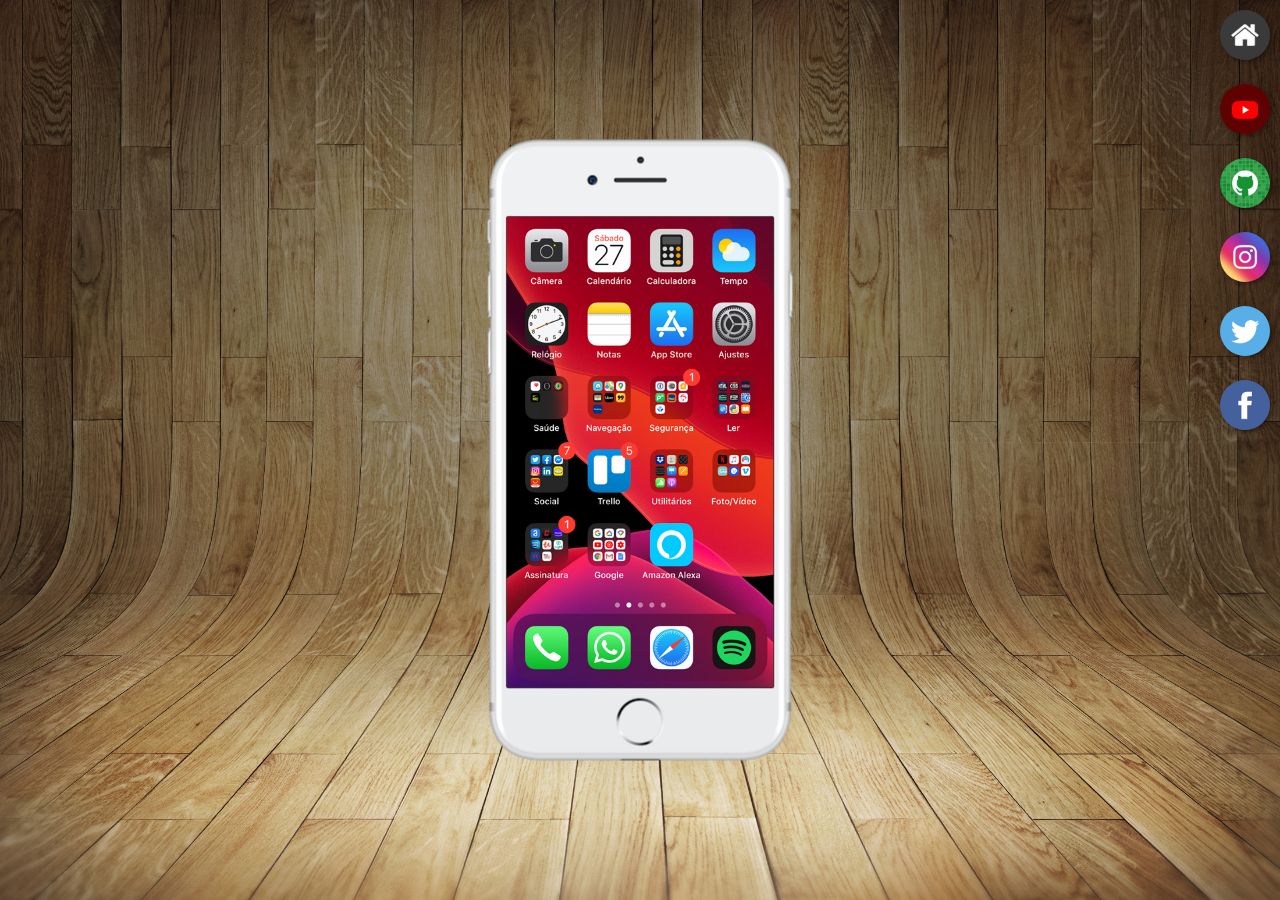
<file: index.html>
<!DOCTYPE html>
<html lang="pt-br">
<head>
    <meta charset="UTF-8">
    <meta name="viewport" content="width=device-width, initial-scale=1.0">
    <link rel="shortcut icon" href="favicon/favicon.ico" type="image/x-icon">
    <link rel="stylesheet" href="style/style.css">
    <title>Projeto Redes Sociais</title>
</head>
<body>
    <main>
        <section id="telefone">
            <iframe src="home.html" name="tela" id="tela" frameborder="0">
                <p>Seu navegador não é compativel com isso. baixe o <a href="https://www.google.com/intl/pt-BR/chrome/" target="_blank">google</a> para visualizar.</p>
            </iframe>
        </section>
        <section id="redes-sociais">
            <a href="home.html" target="tela">
                <img src="images/logo-home.jpg" alt="Home">
            </a> <br>
            <a href="youtube.html" target="tela">
                <img src="images/logo-youtube.jpg" alt="Youtube">
            </a> <br>
            <a href="github.html" target="tela">
                <img src="images/logo-github.jpg" alt="Github">
            </a> <br>
            <a href="instagram.html" target="tela">
                <img src="images/logo-instagram.jpg" alt="Instagram">
            </a> <br>
            <a href="twitter.html" target="tela">
                <img src="images/logo-twitter.jpg" alt="Twitter">
            </a> <br>
            <a href="facebook.html" target="tela">
                <img src="images/logo-facebook.jpg" alt="Facebook">
            </a> <br>
        </section>
    </main>
</body>
</html>
</file>
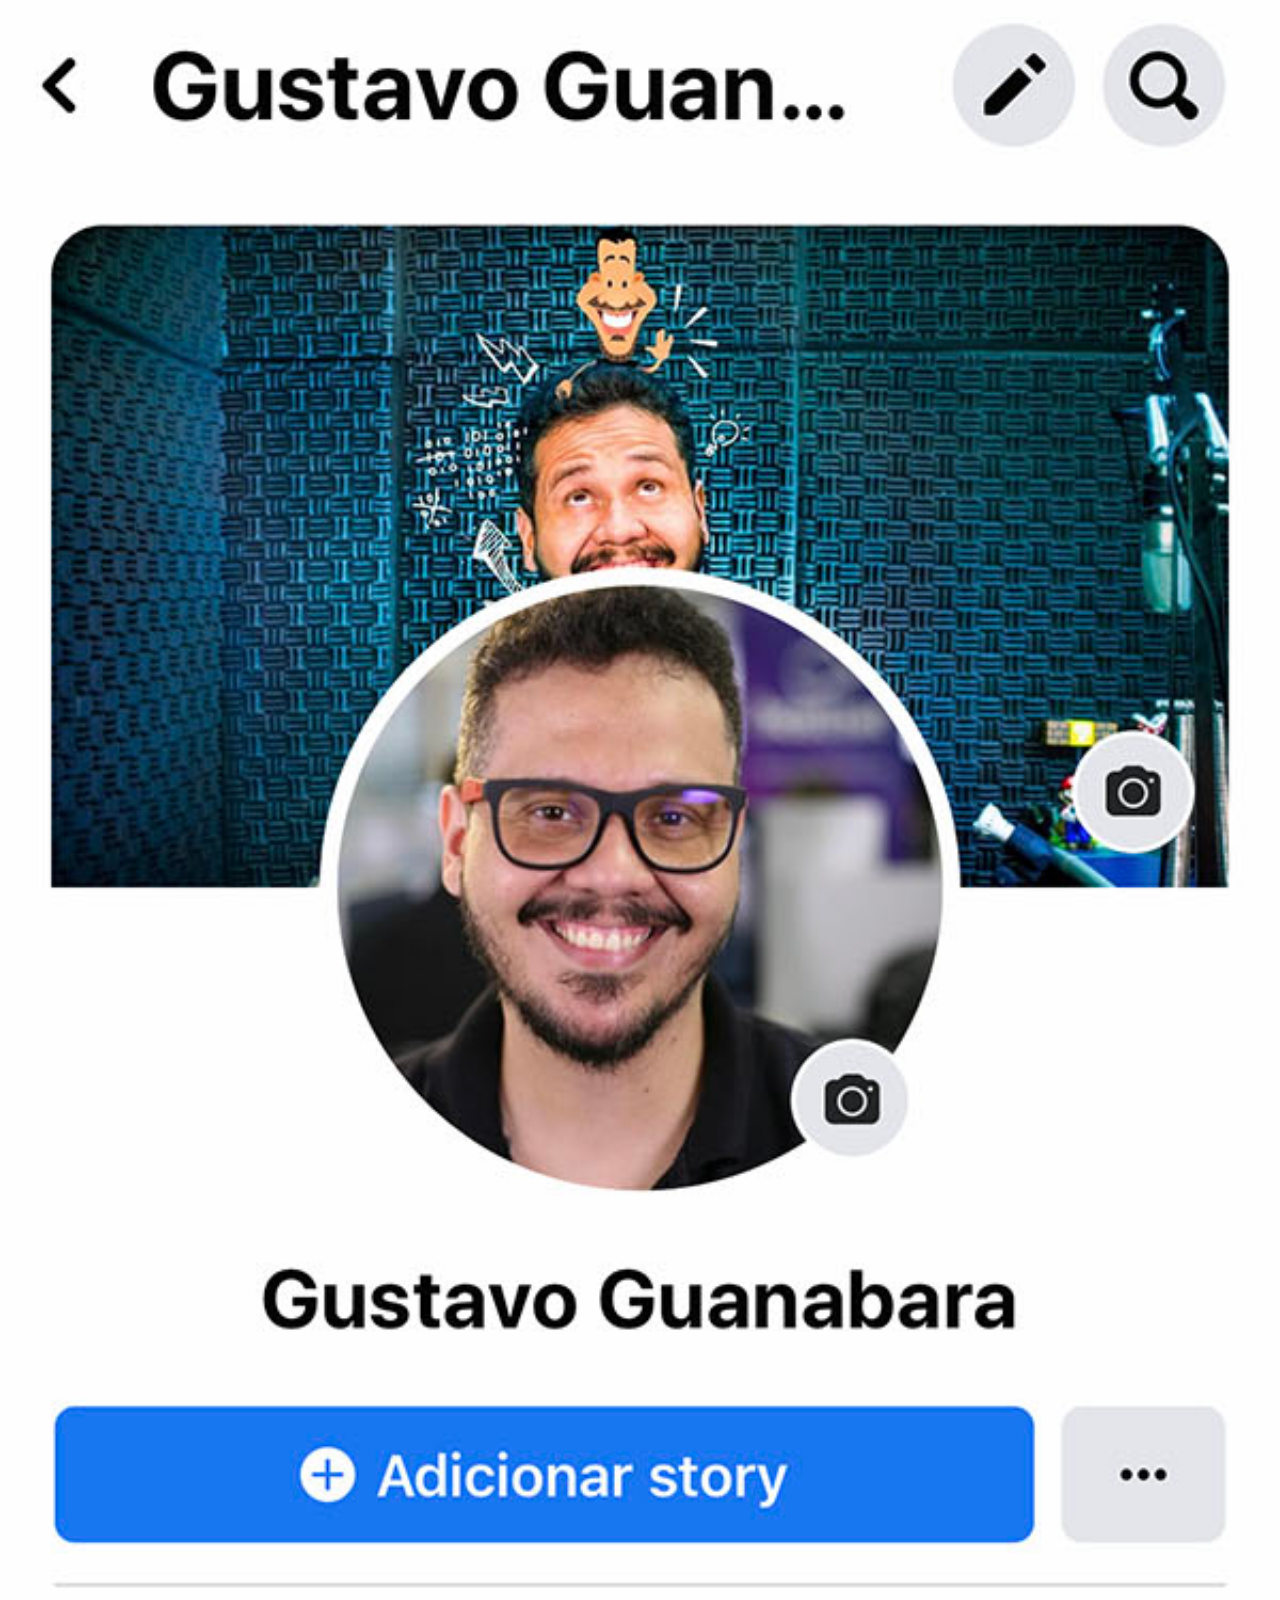
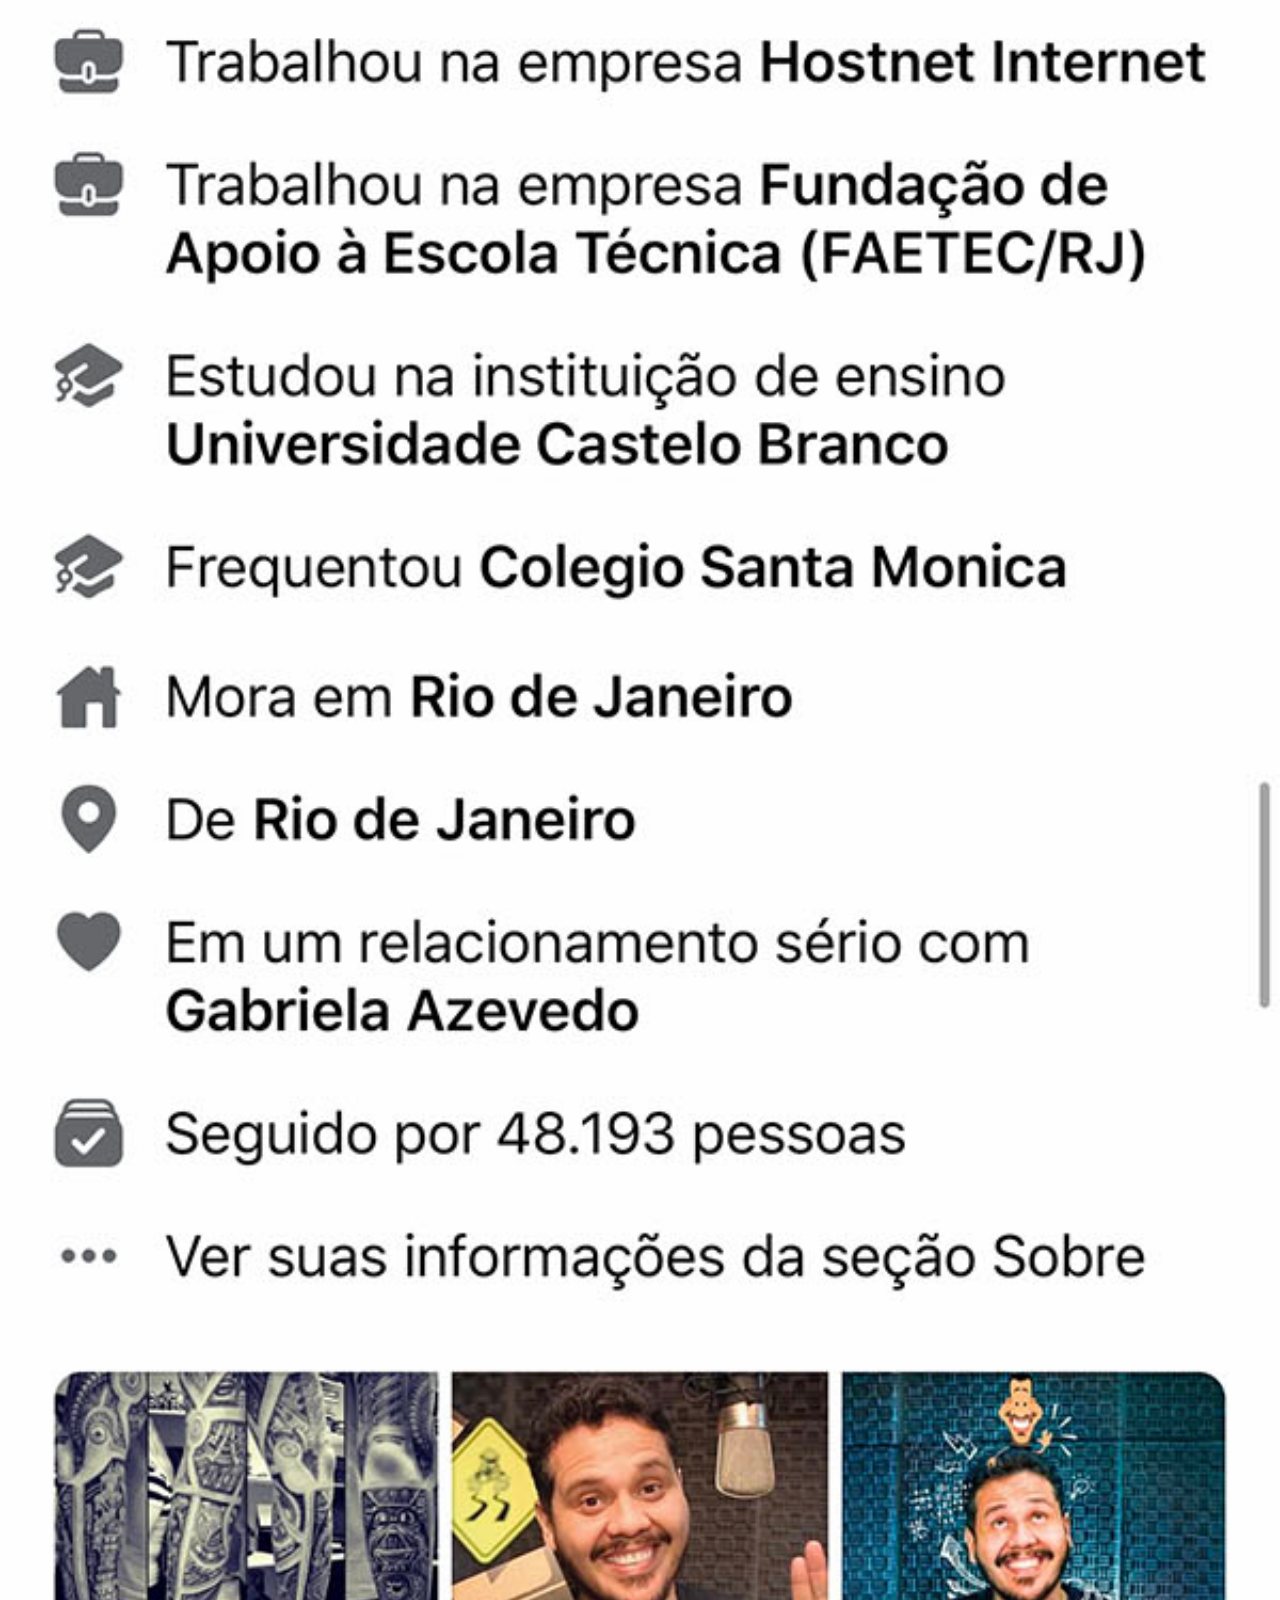
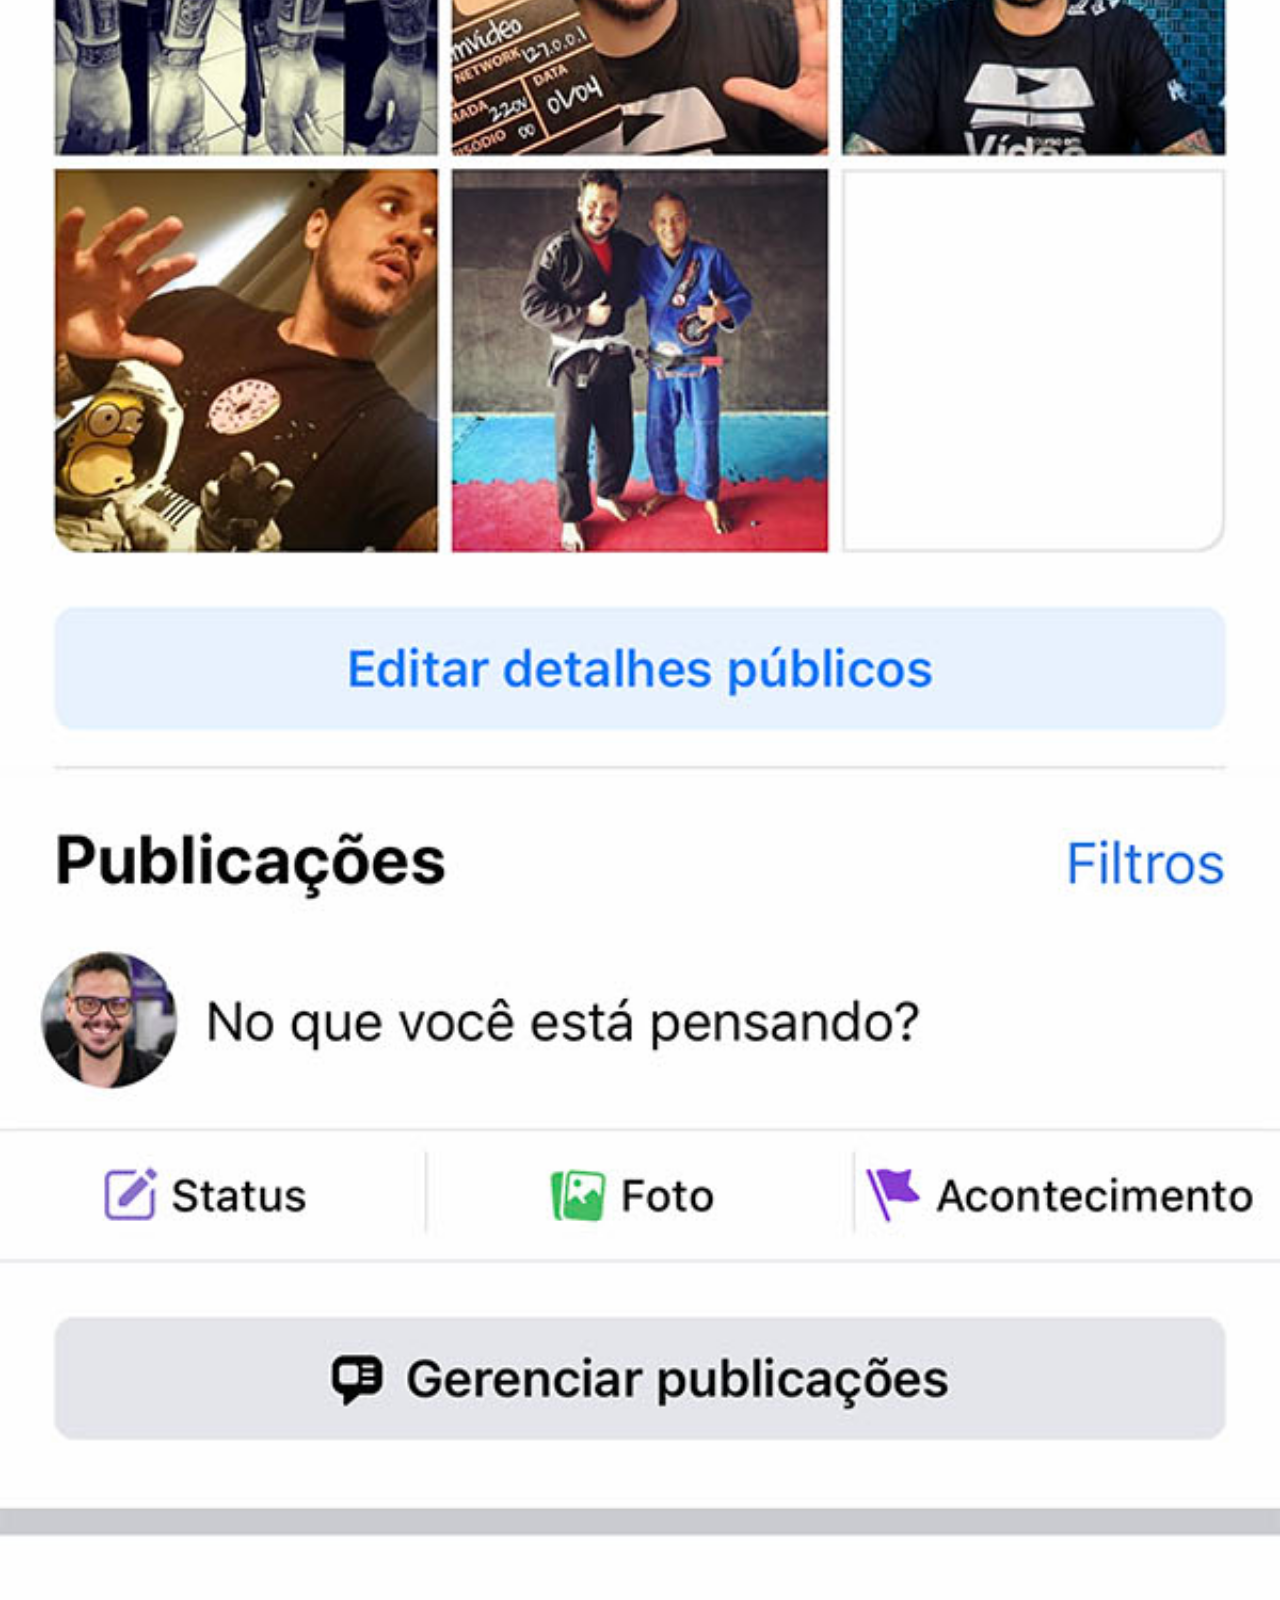
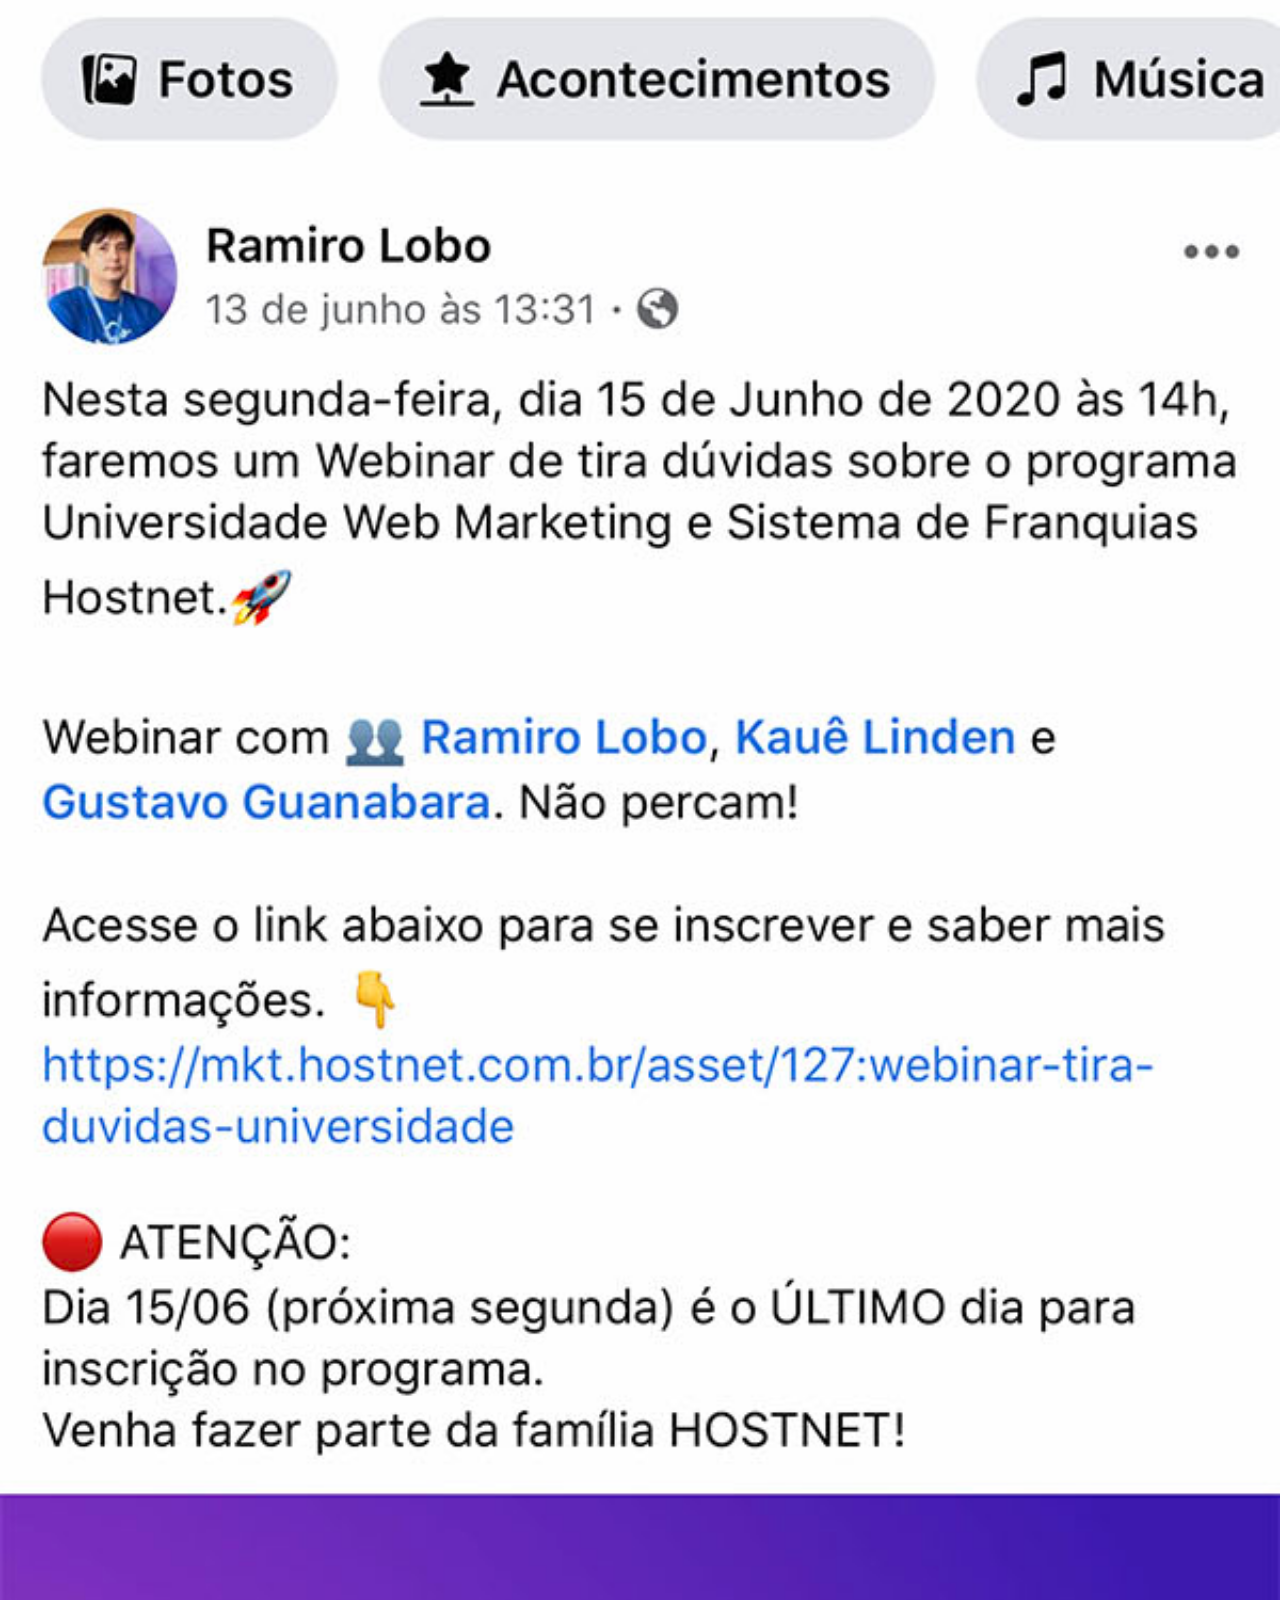
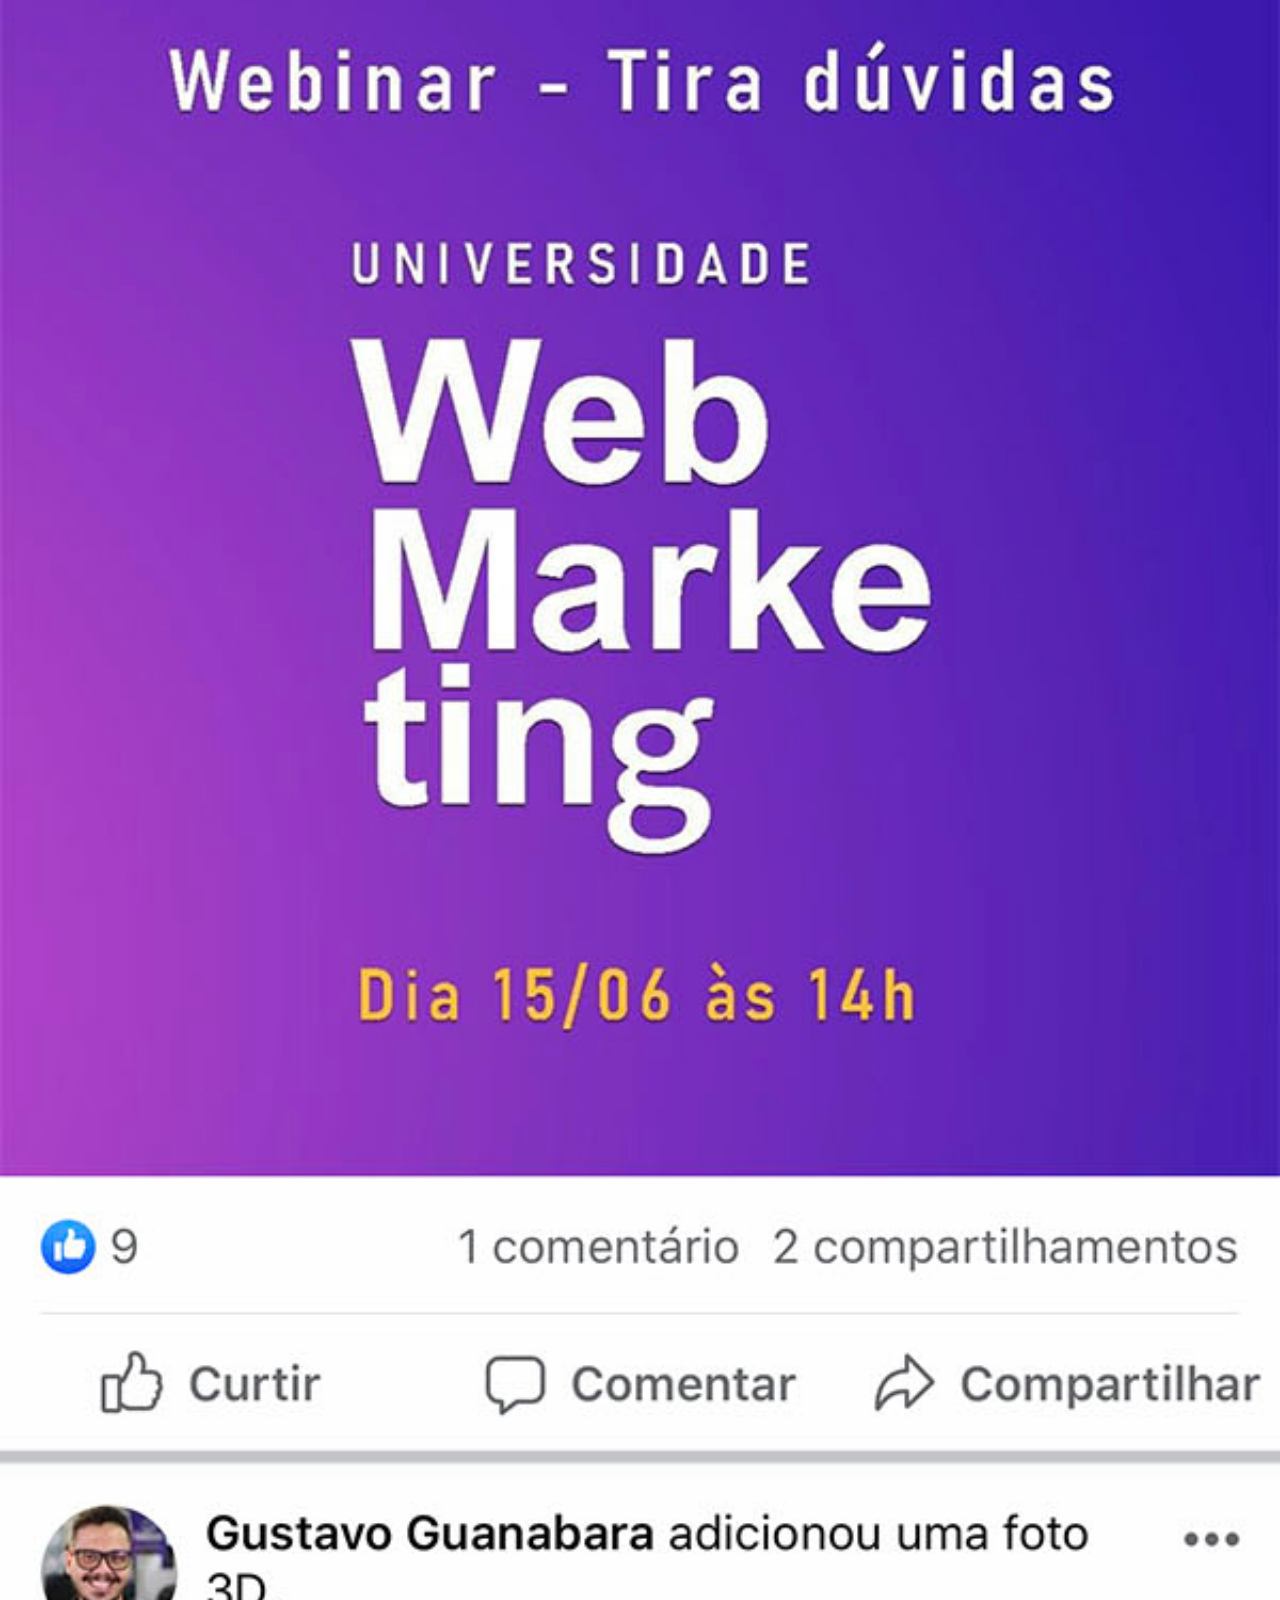
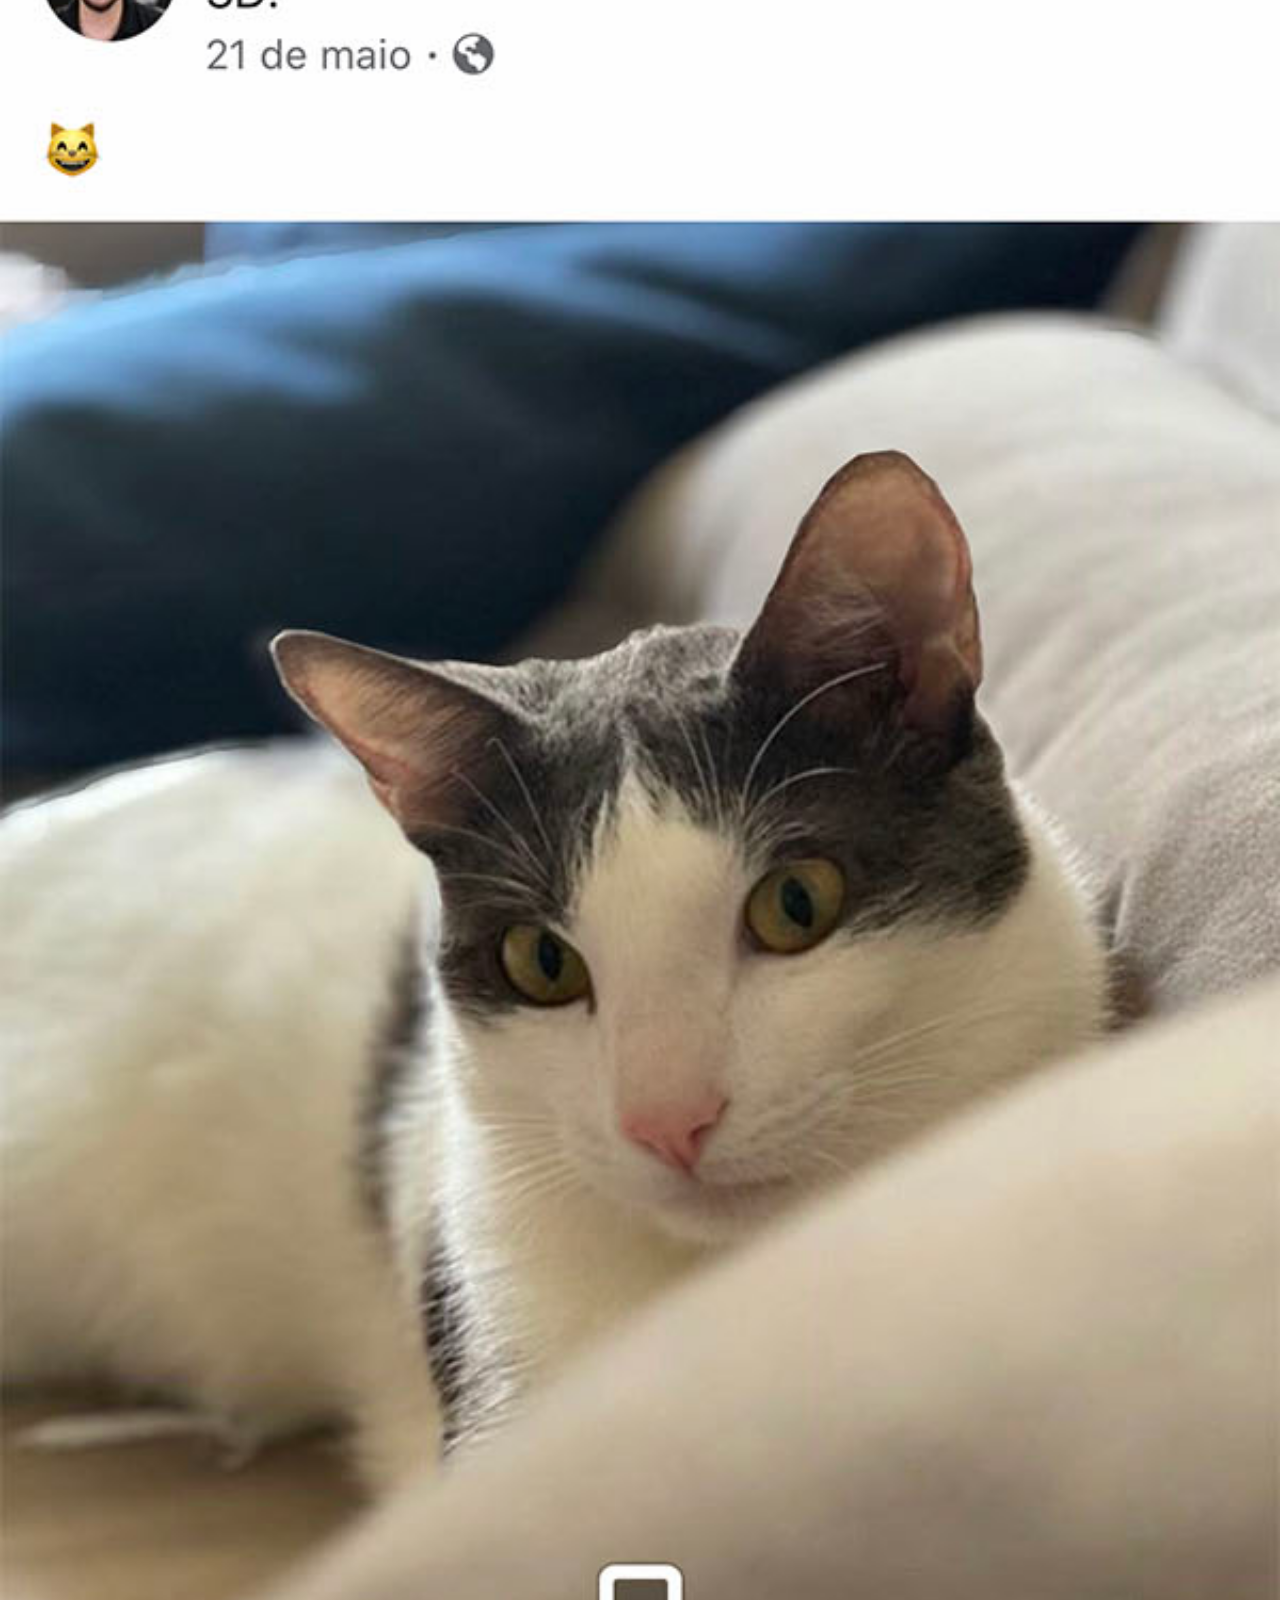
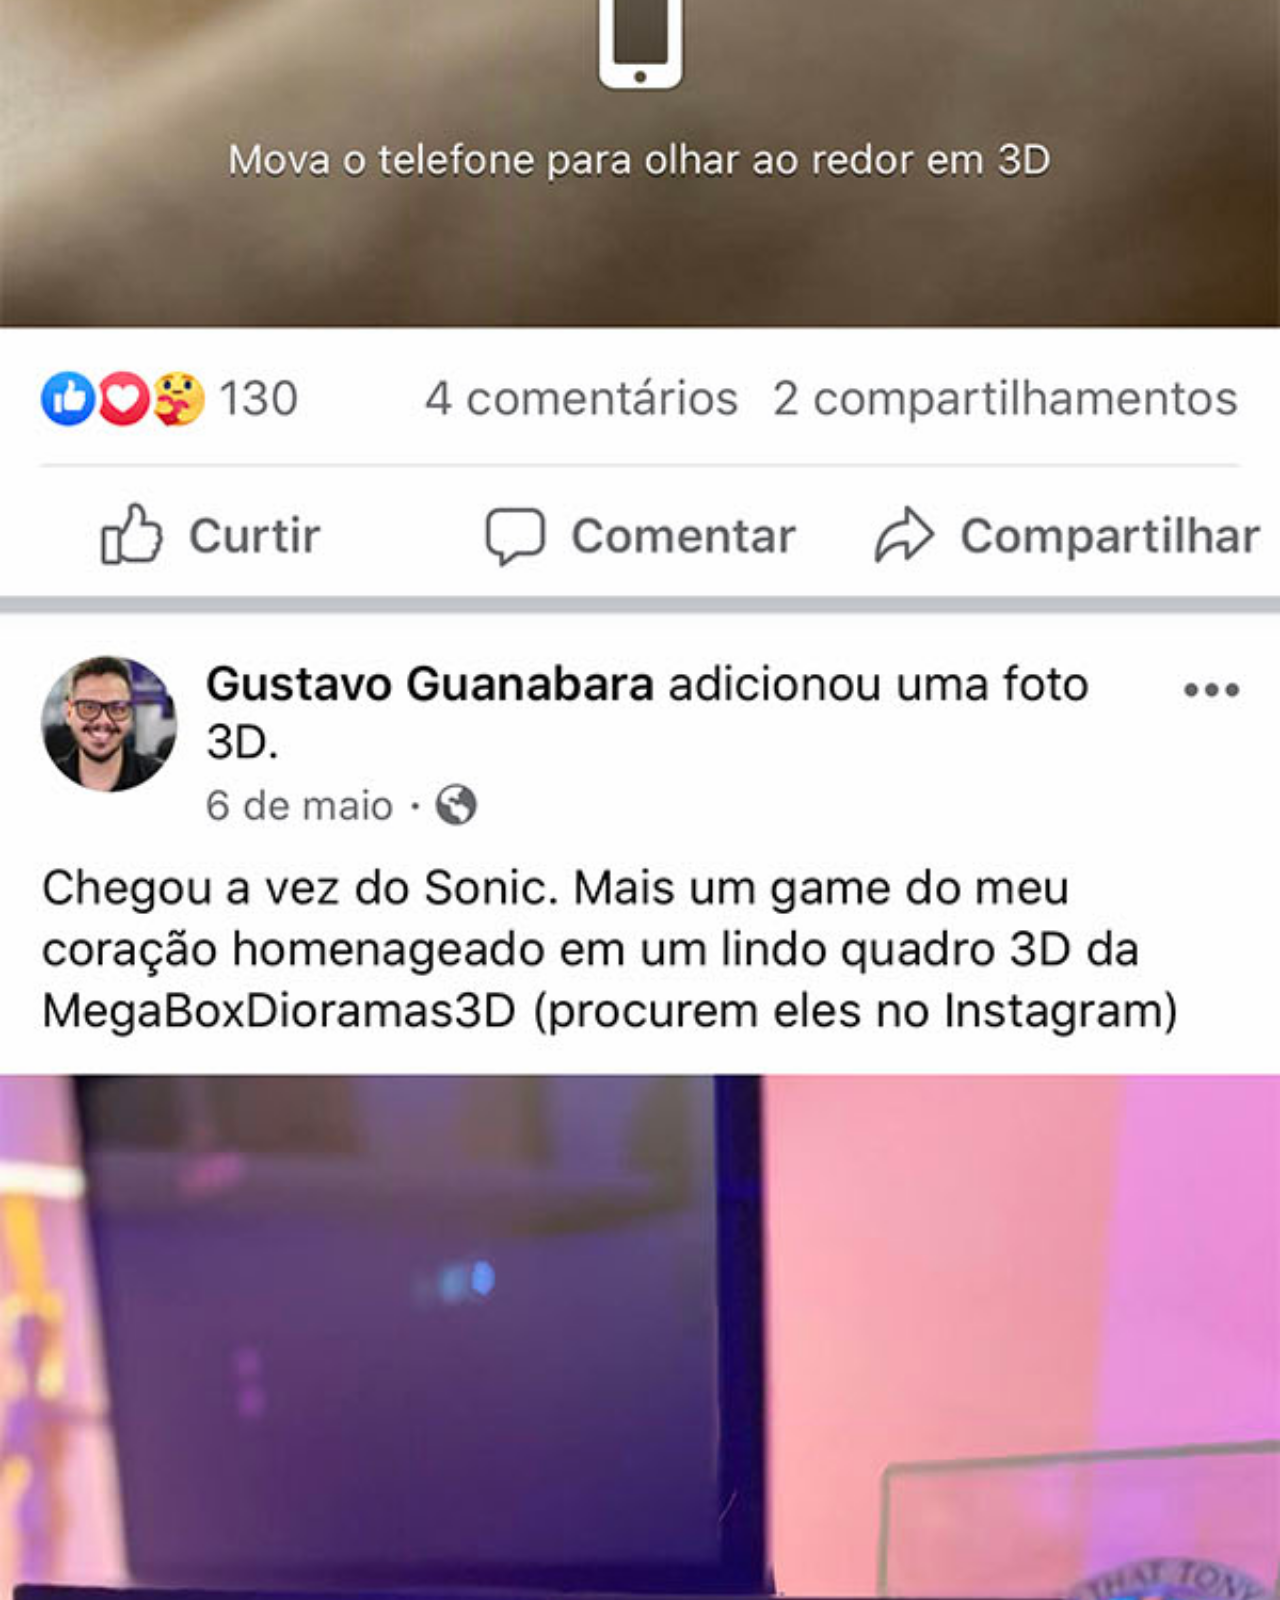
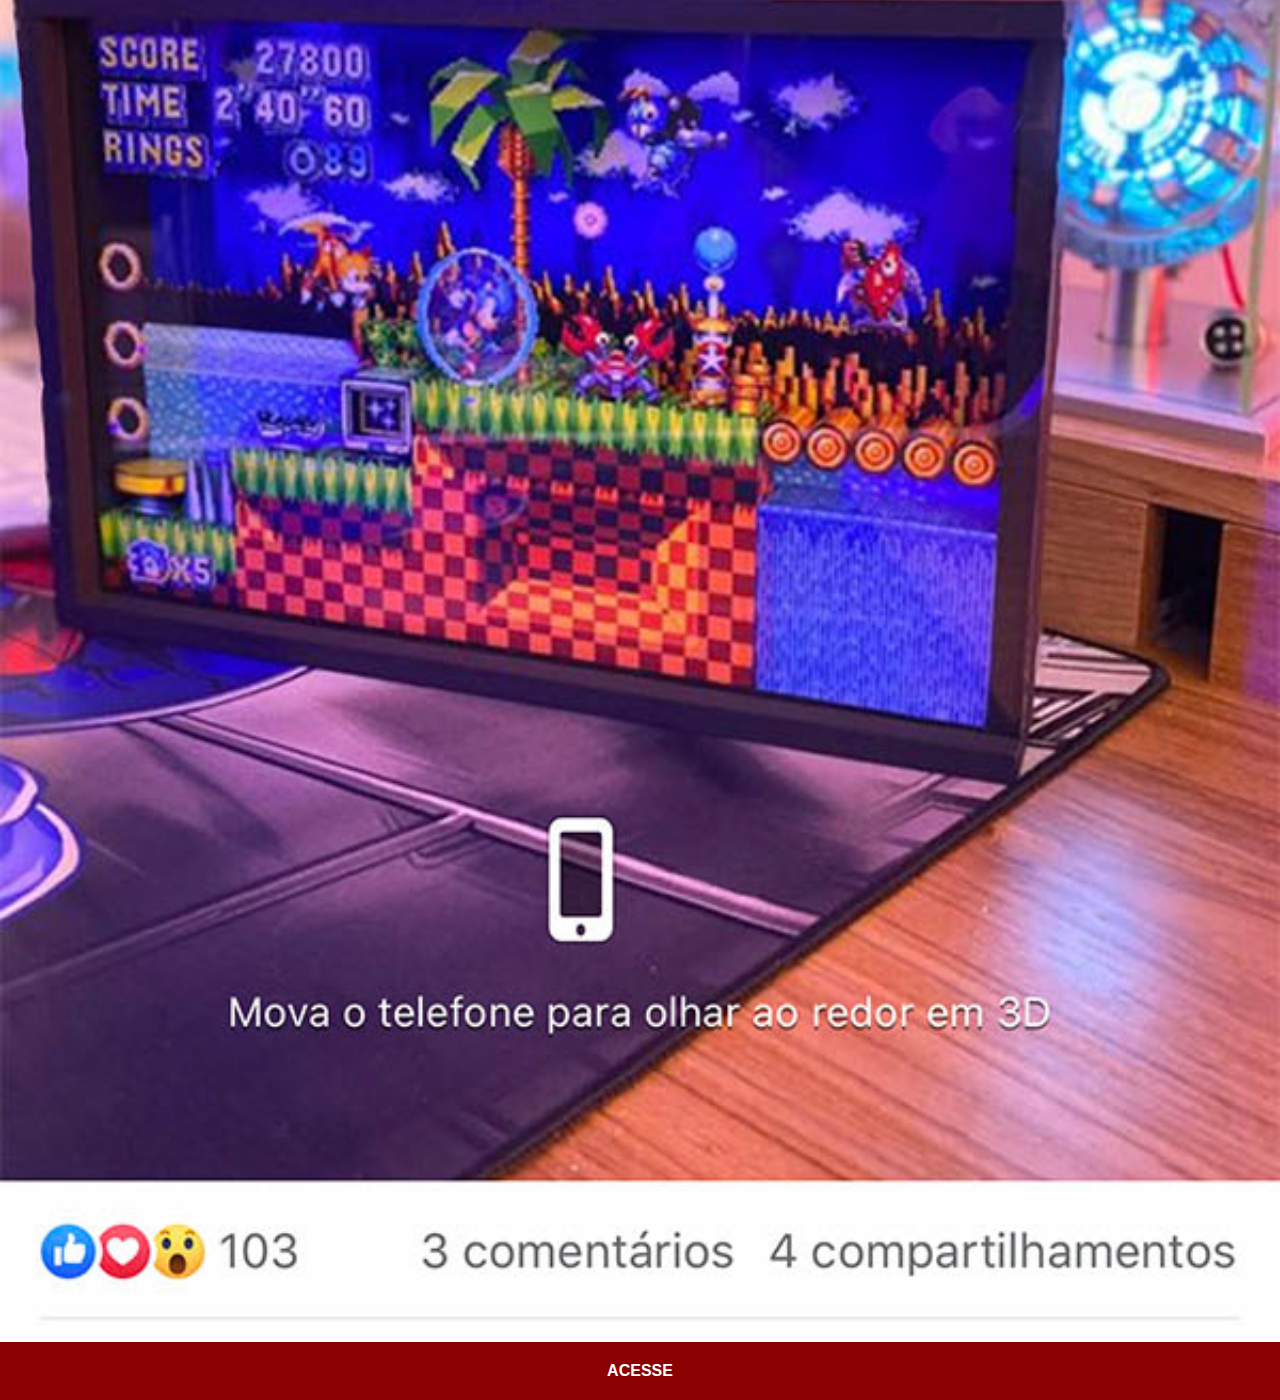
<file: facebook.html>
<!DOCTYPE html>
<html lang="pt-br">
<head>
    <meta charset="UTF-8">
    <meta name="viewport" content="width=device-width, initial-scale=1.0">
    <title>Facebook</title>
    <link rel="stylesheet" href="style/social.css">
</head>
<body>
    <img src="images/tela-facebook.jpg" alt="Facebook">
    <a href="https://www.facebook.com/gustavoguanabara/?locale=pt_BR" target="_blank">ACESSE</a>
</body>
</html>
</file>
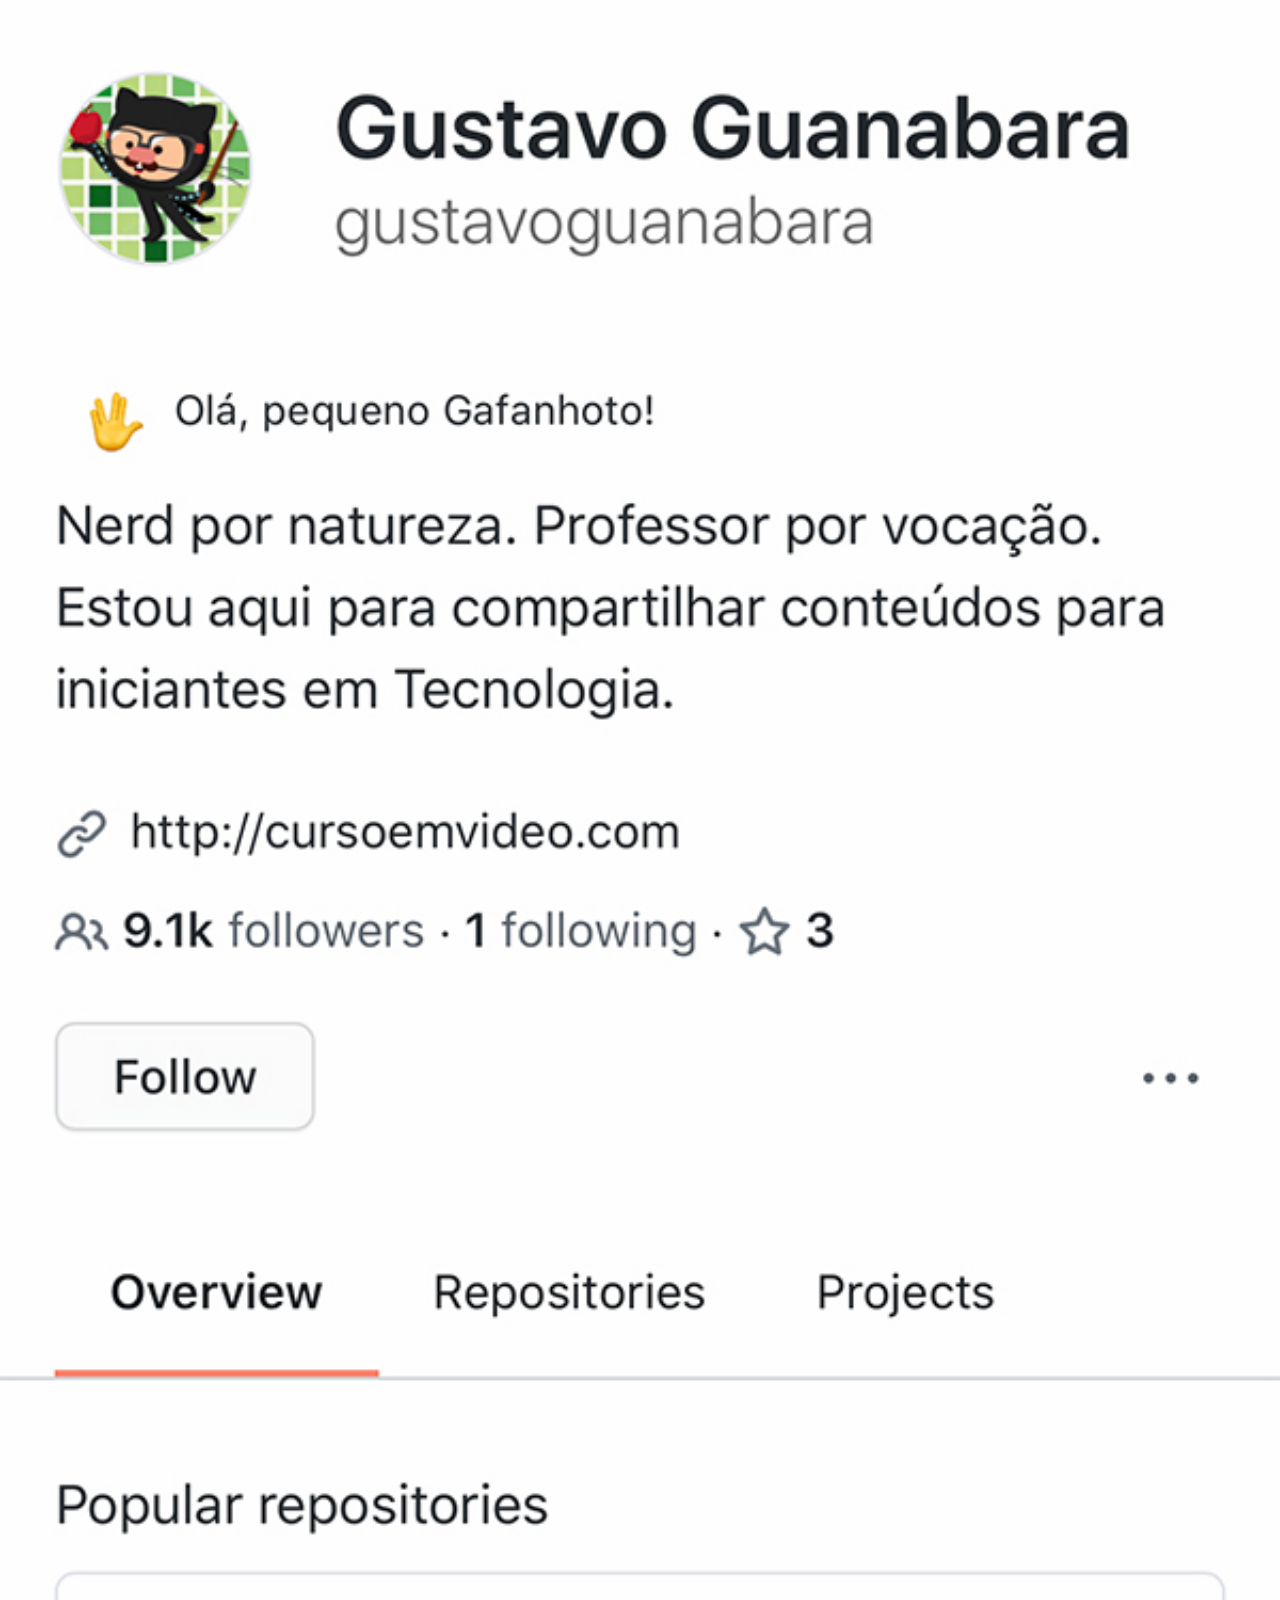
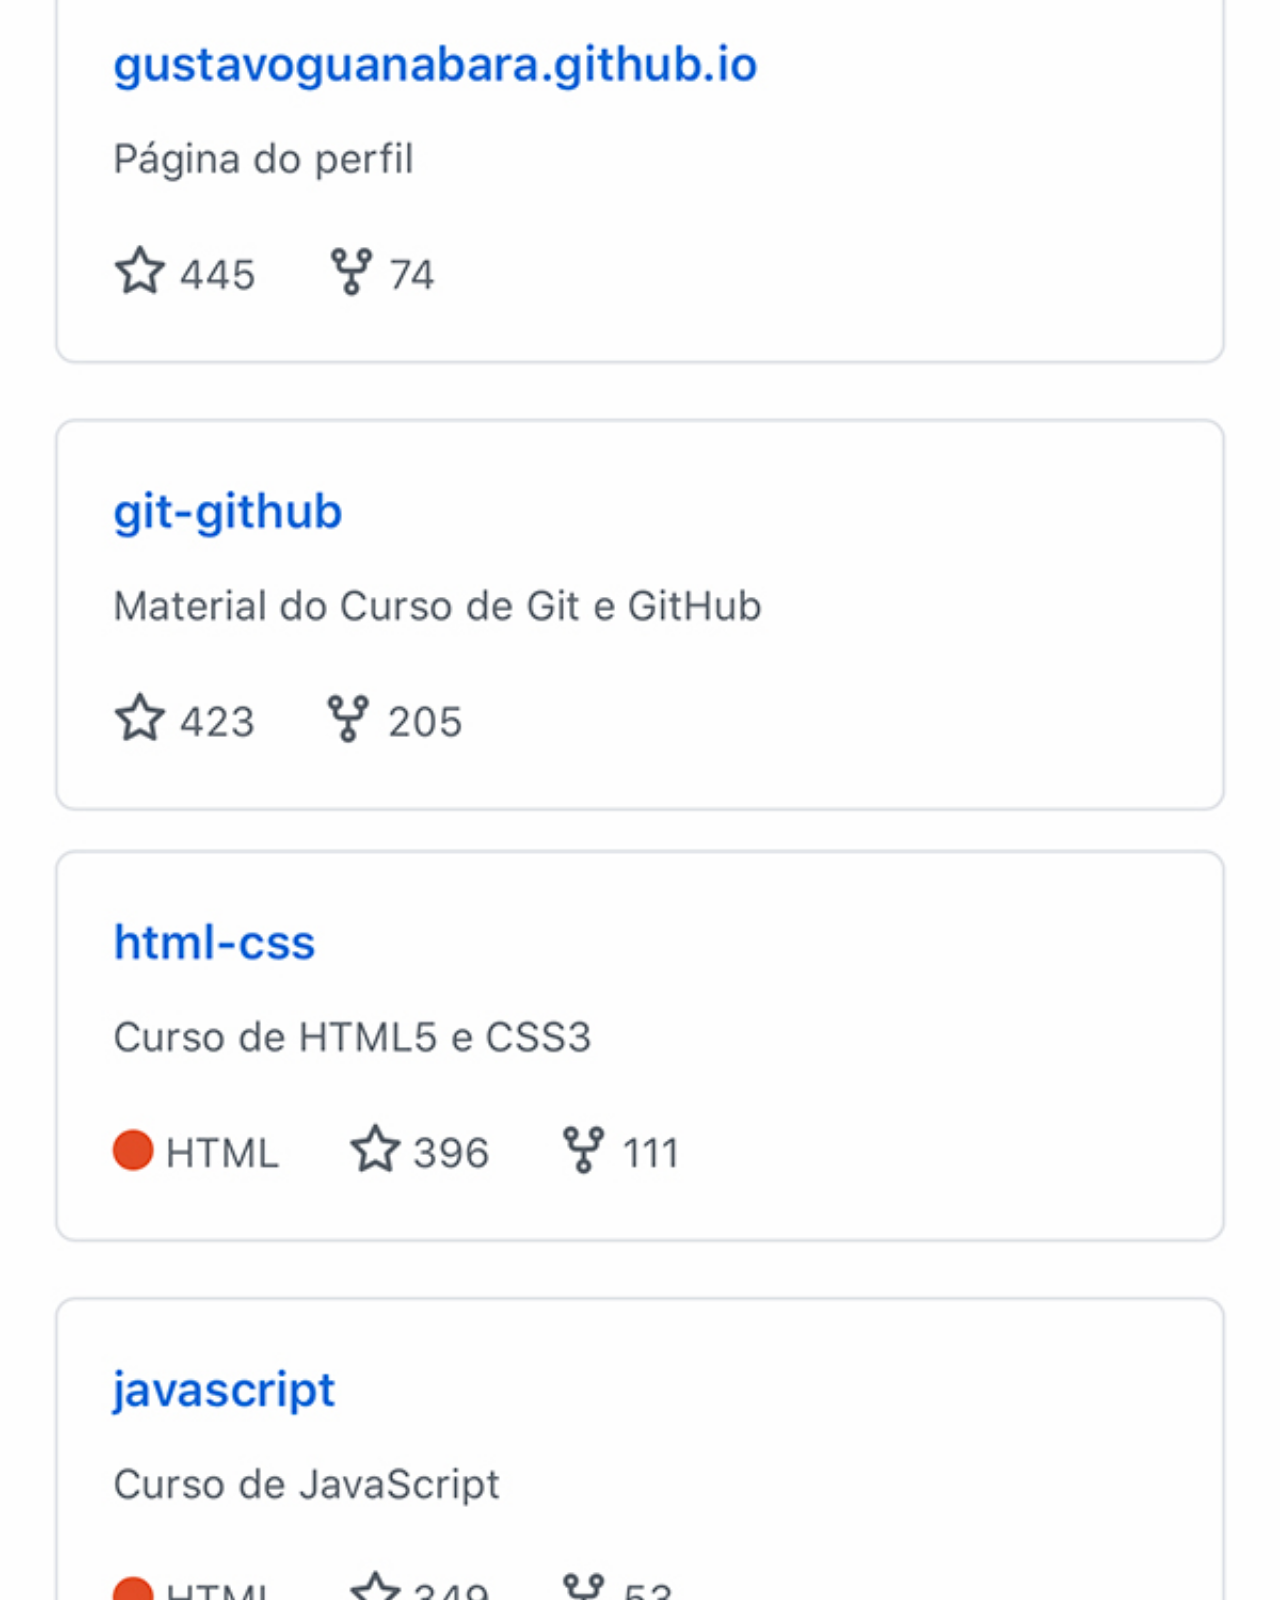
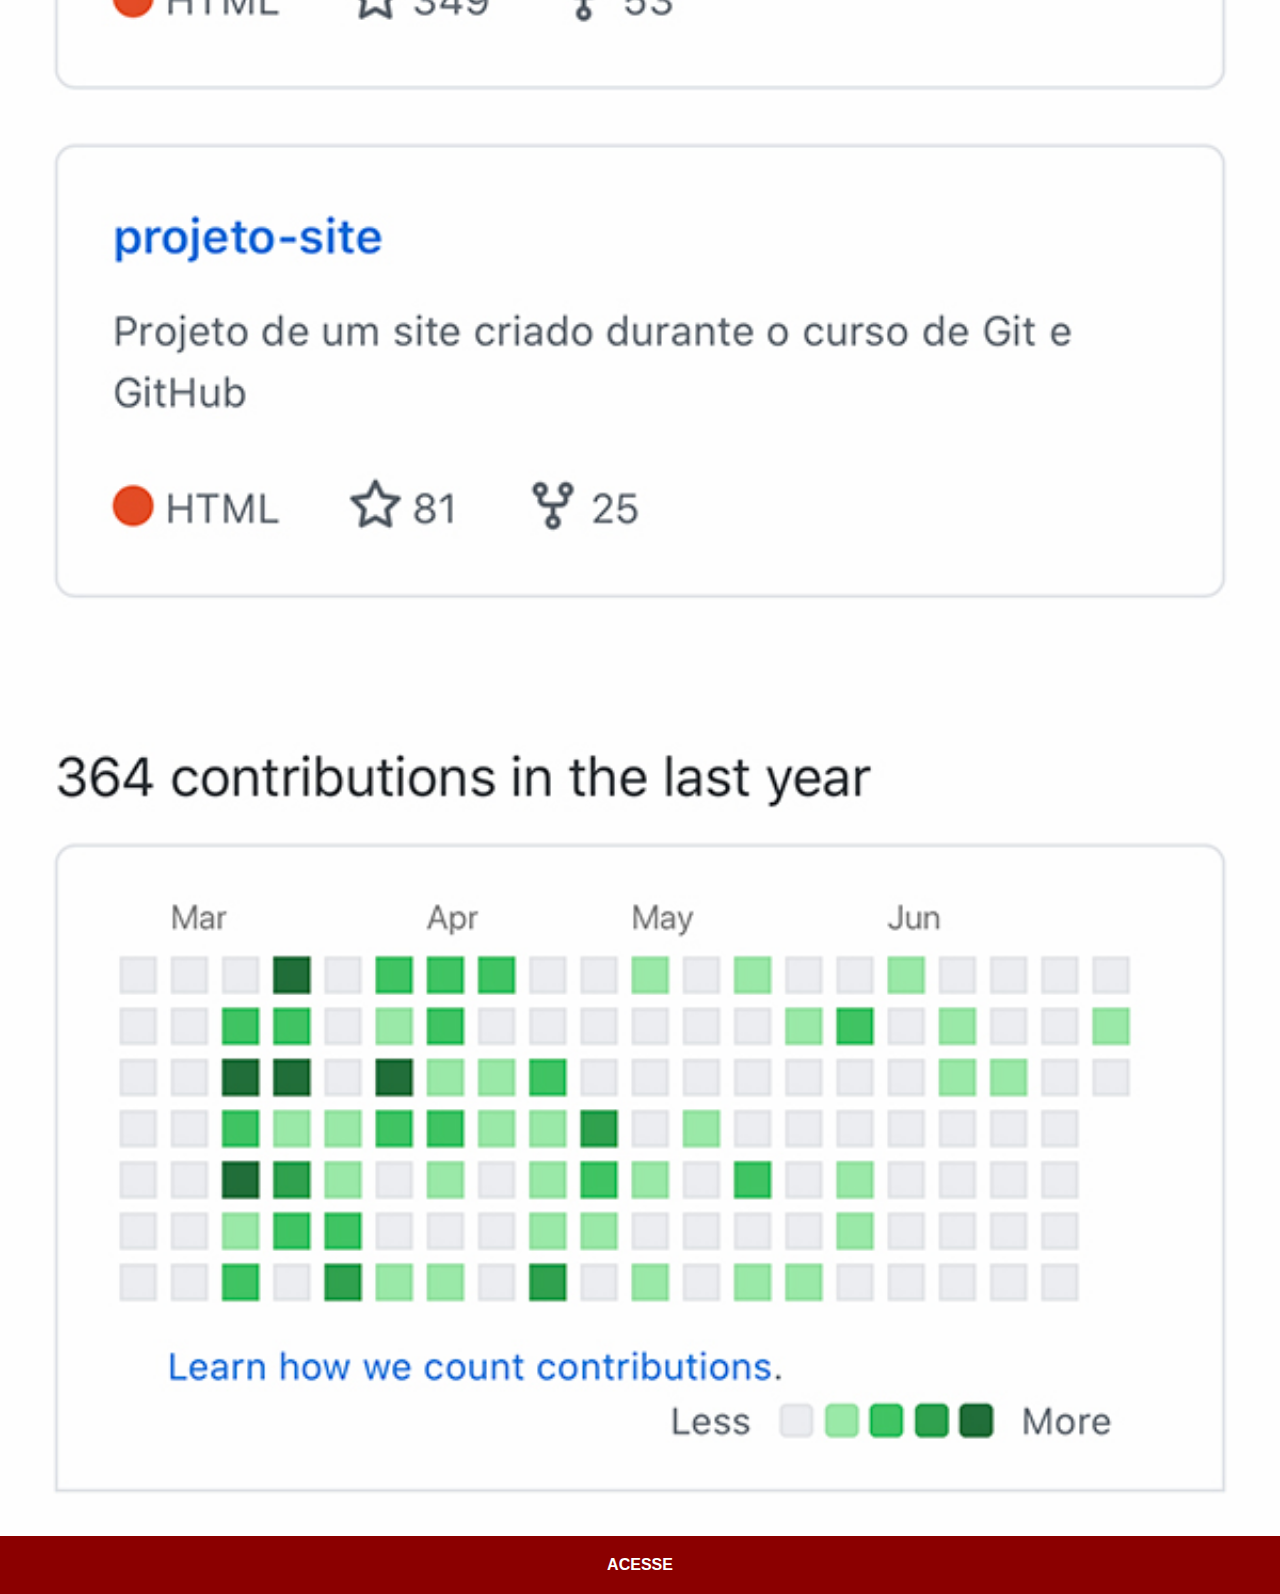
<file: github.html>
<!DOCTYPE html>
<html lang="pt-br">
<head>
    <meta charset="UTF-8">
    <meta name="viewport" content="width=device-width, initial-scale=1.0">
    <title>Github</title>
    <link rel="stylesheet" href="style/social.css">
</head>
<body>
    <img src="images/tela-github.jpg" alt="Youtube">
    <a href="https://github.com/ojoaovitorbastos" target="_blank">ACESSE</a>
</body>
</html>
</file>
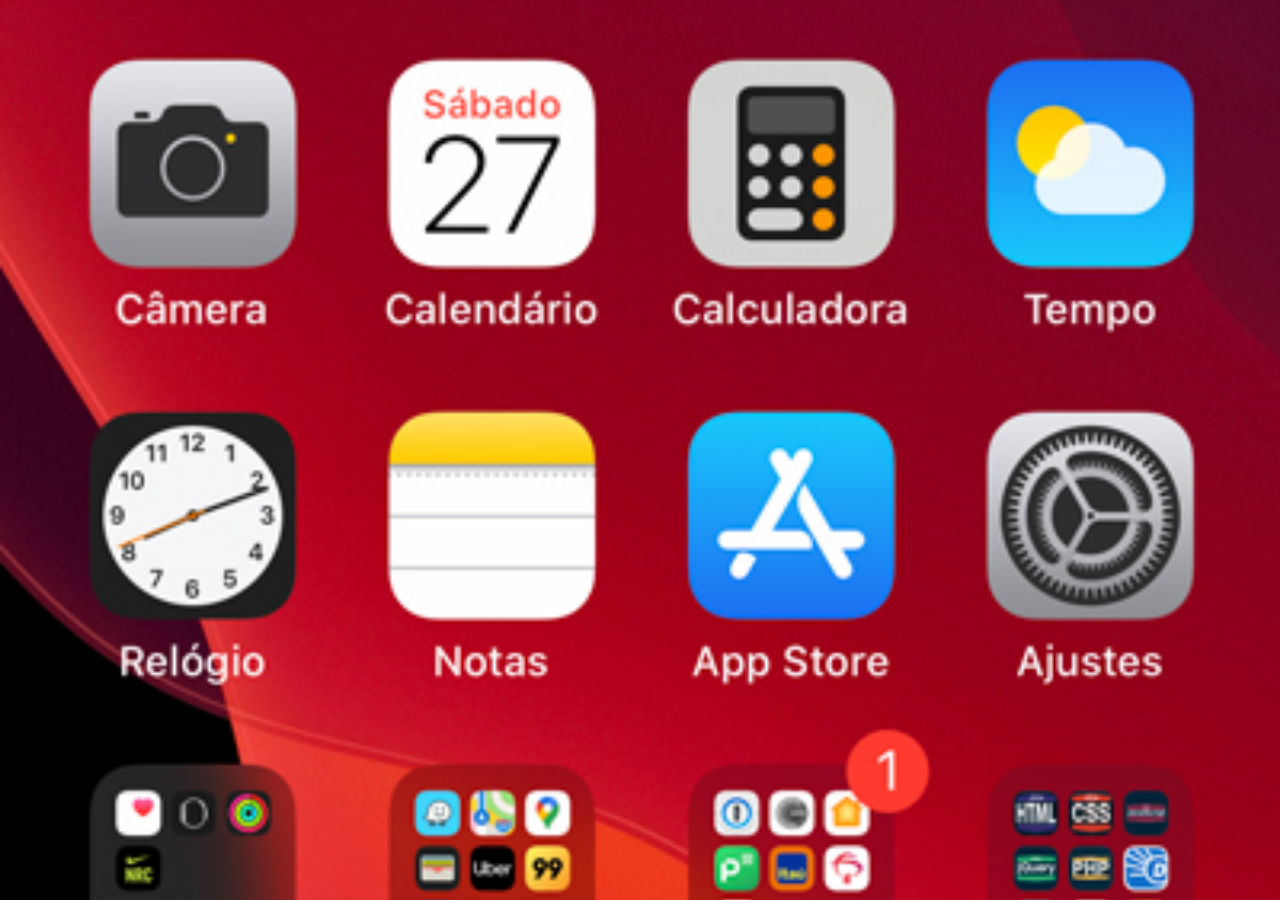
<file: home.html>
<!DOCTYPE html>
<html lang="pt-br">
<head>
    <meta charset="UTF-8">
    <meta name="viewport" content="width=device-width, initial-scale=1.0">
    <title>Home</title>
</head>
<style>
    * {
        margin: 0px;
        padding: 0px;
    }

    body {
        width: 100vw;
        height: 100vh;
        background: black url('images/tela-home.jpg') no-repeat top center;
        background-size: cover;
    }
</style>
<body>
    
</body>
</html>
</file>
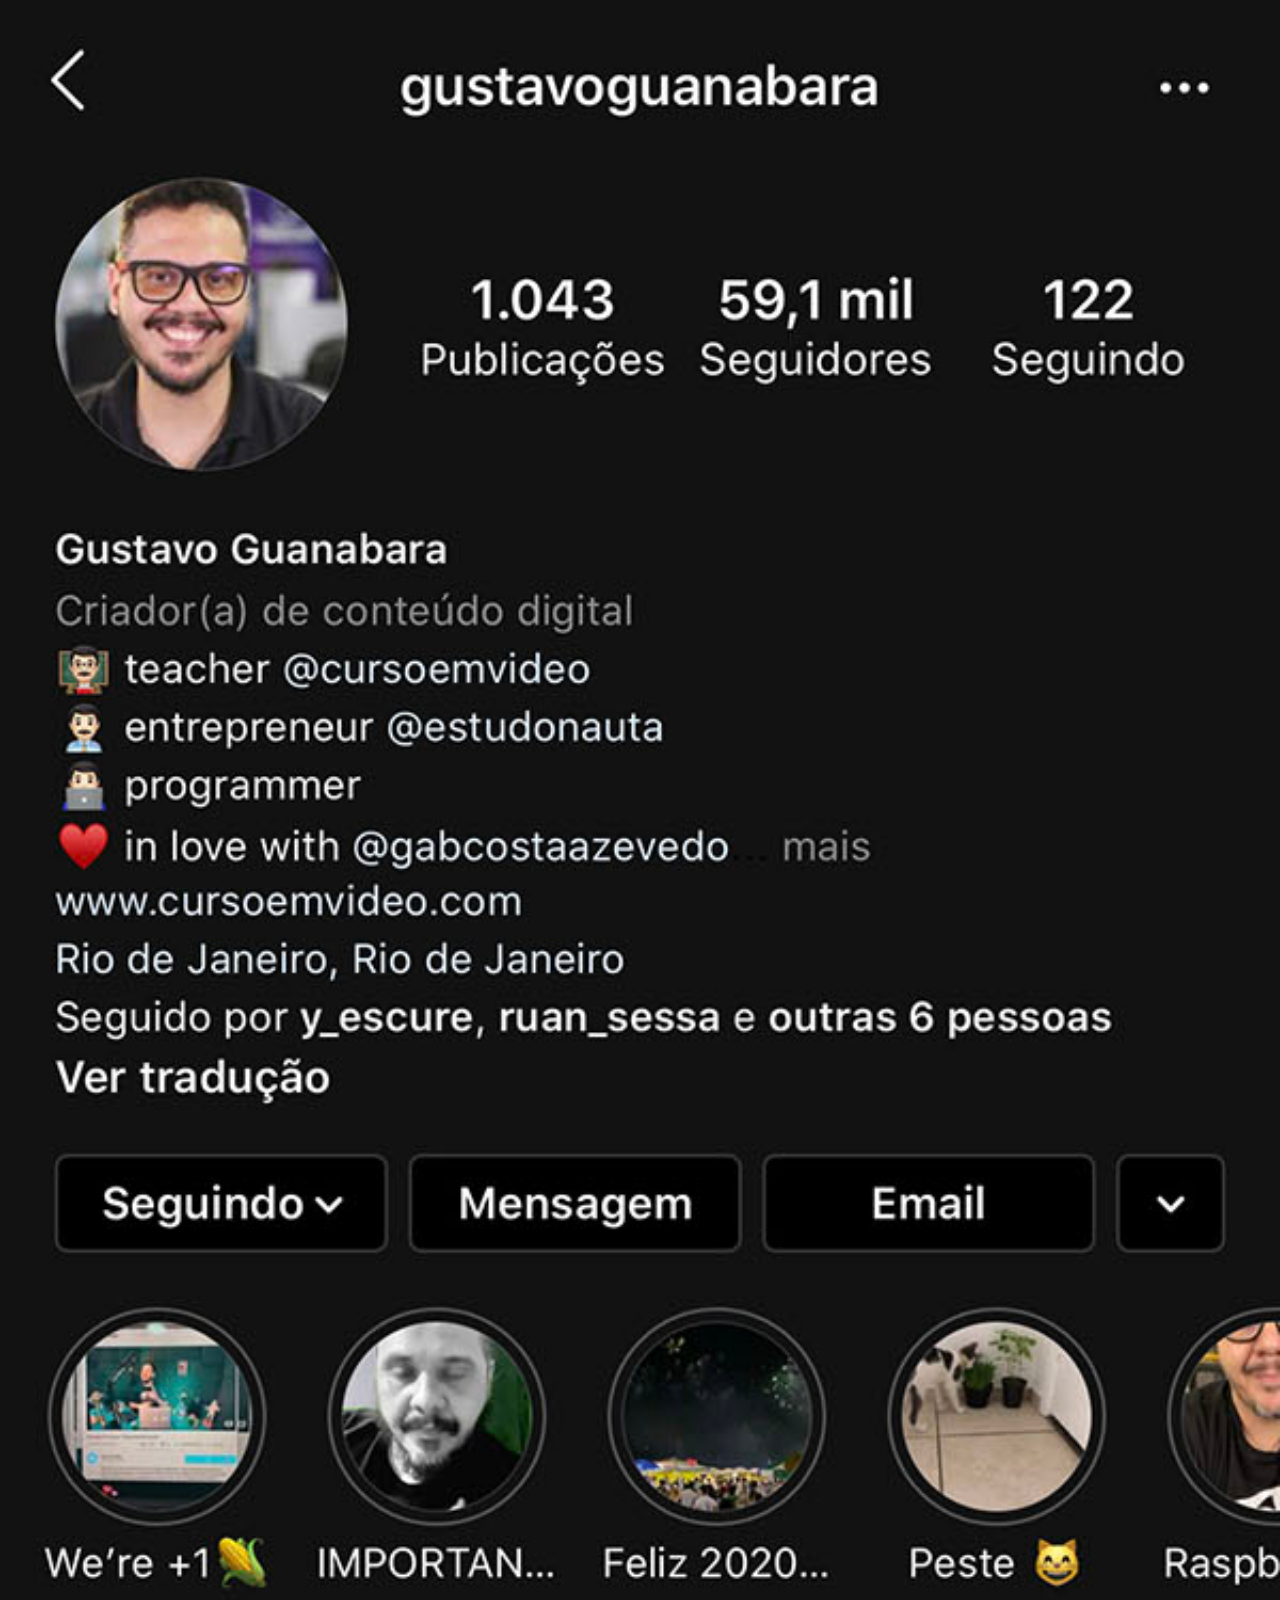
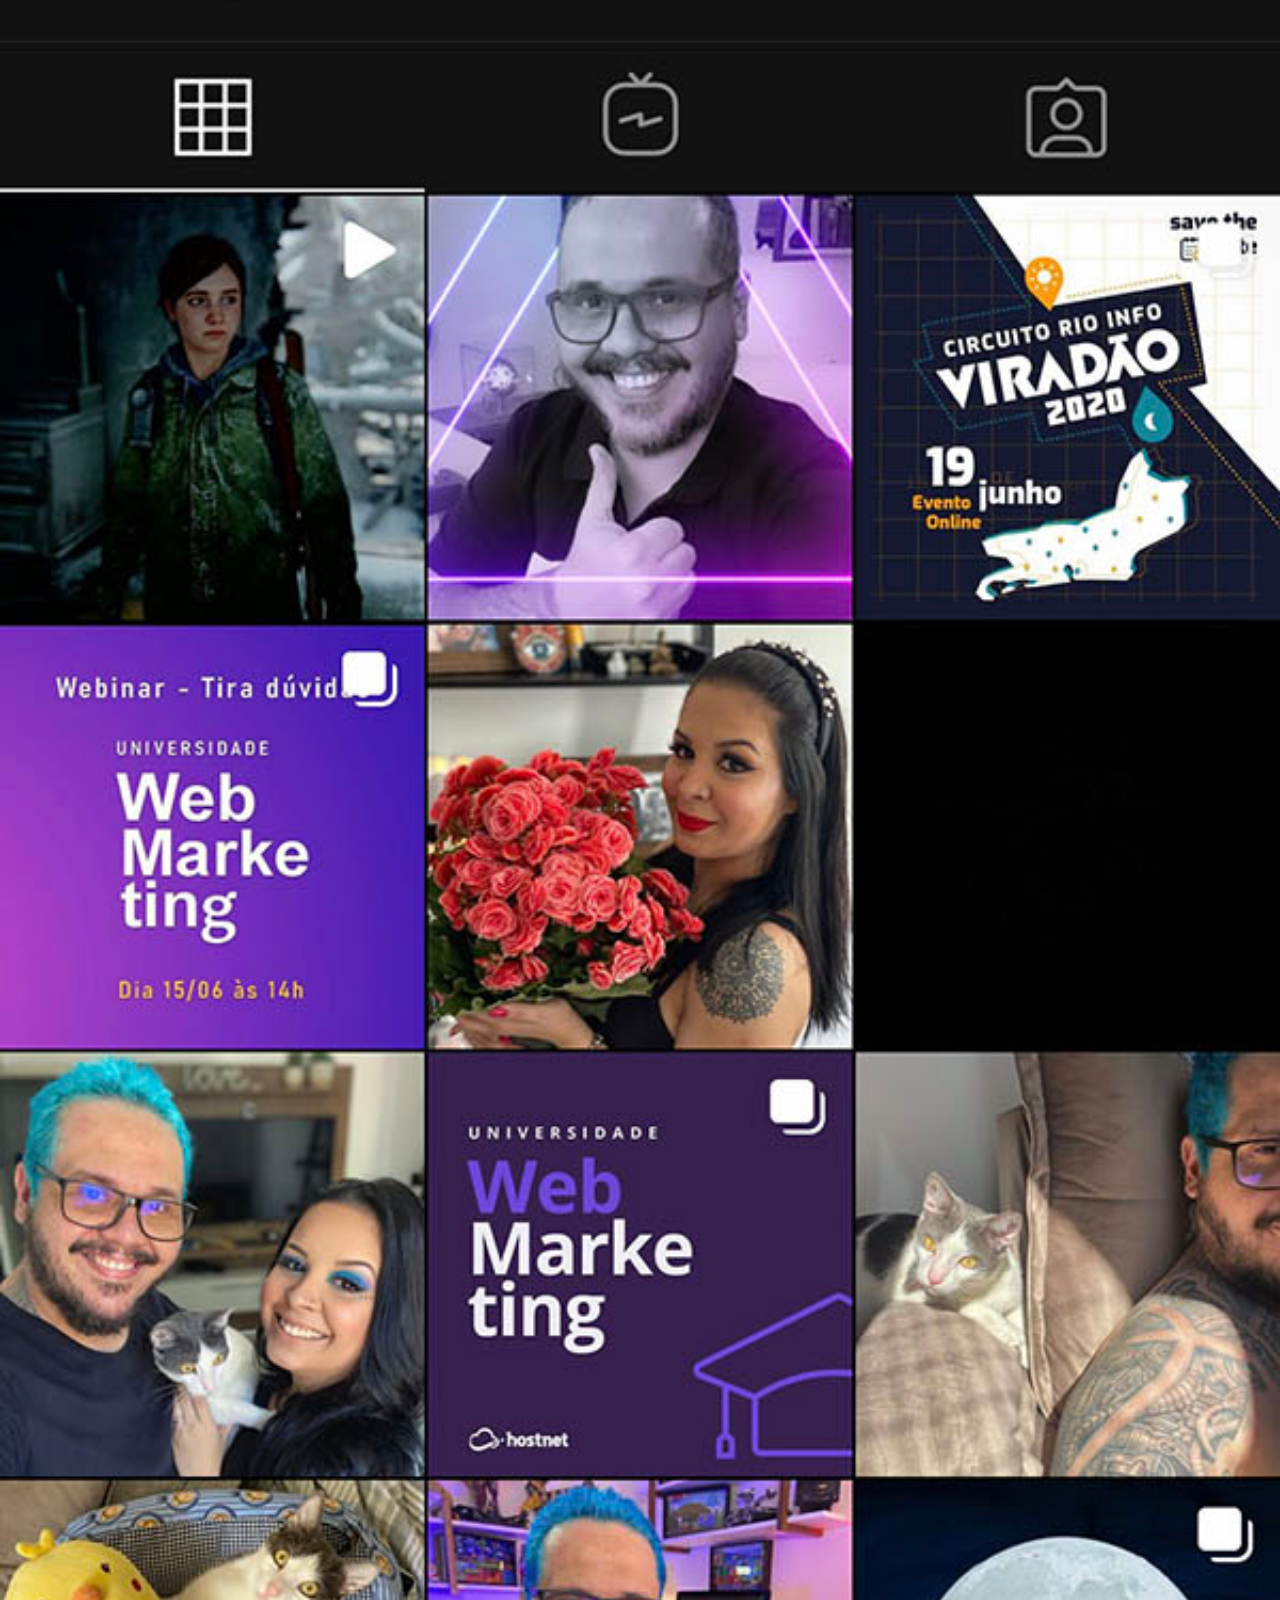
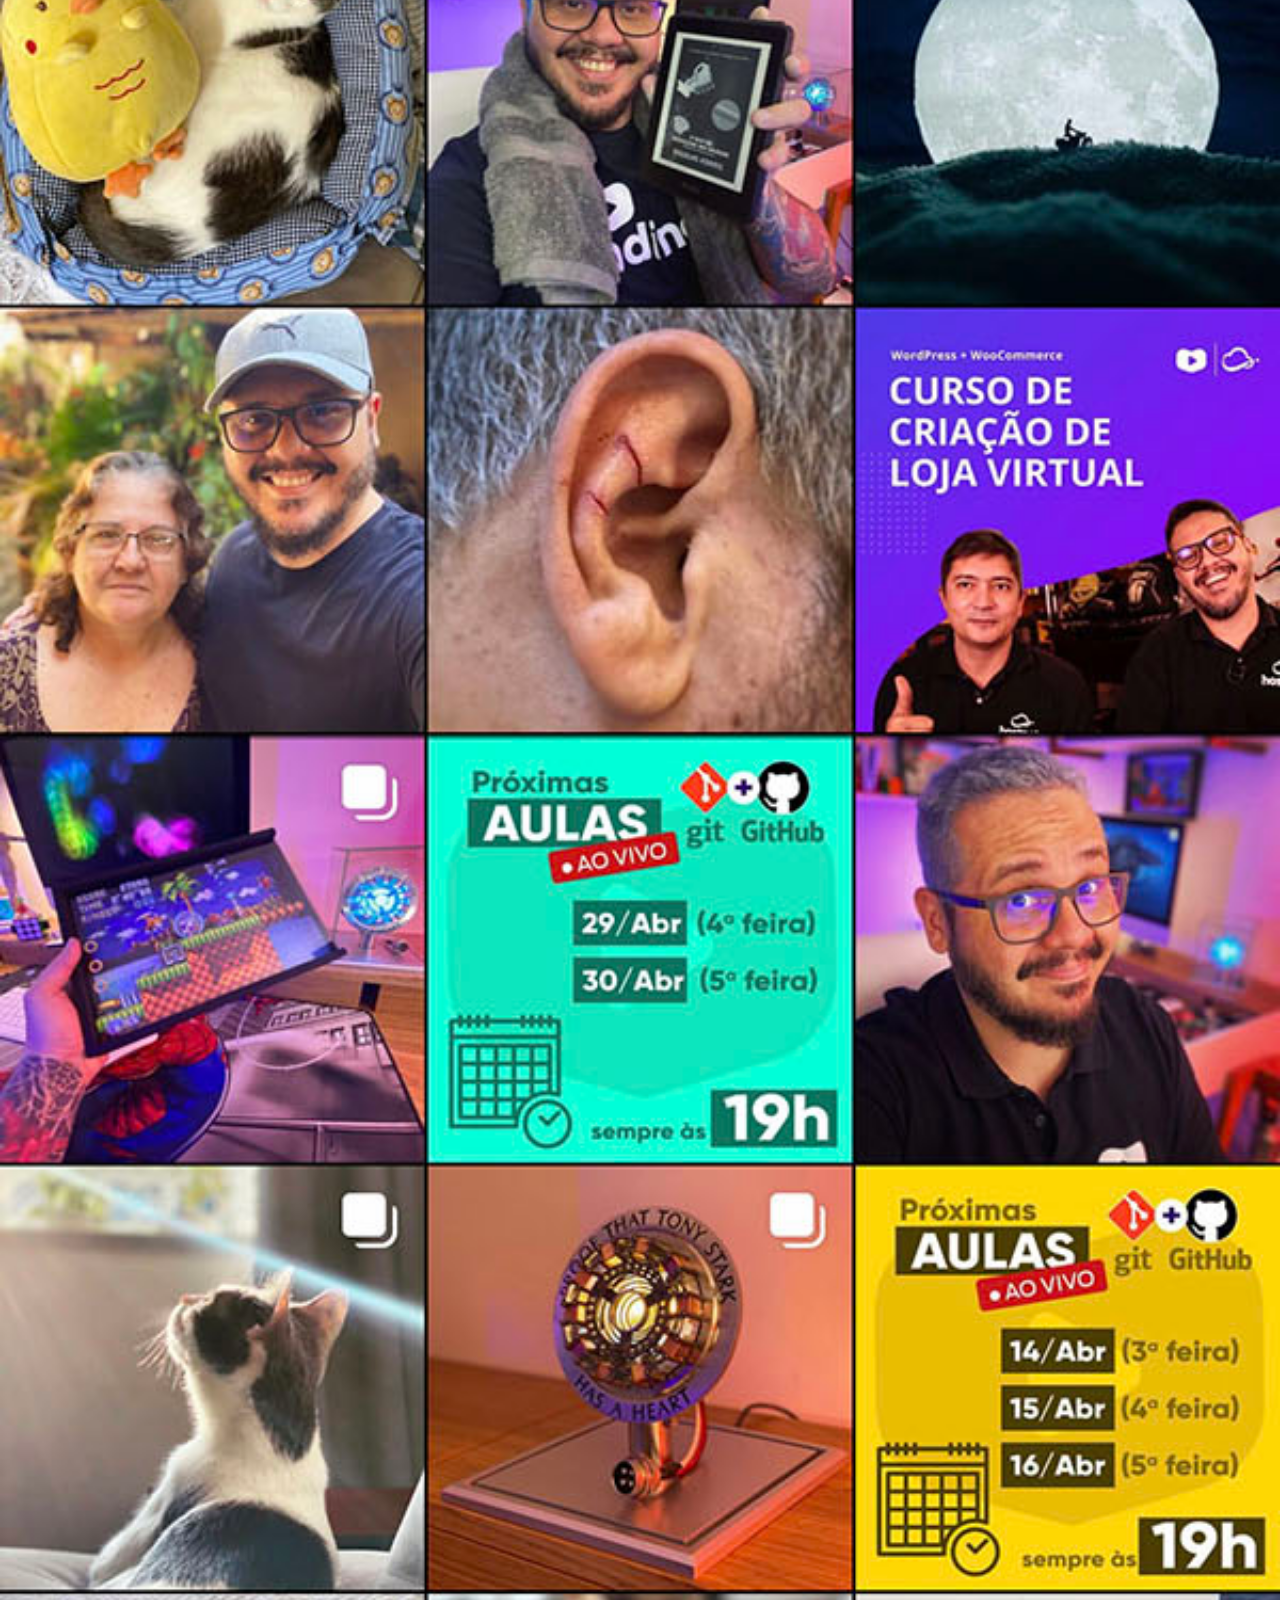
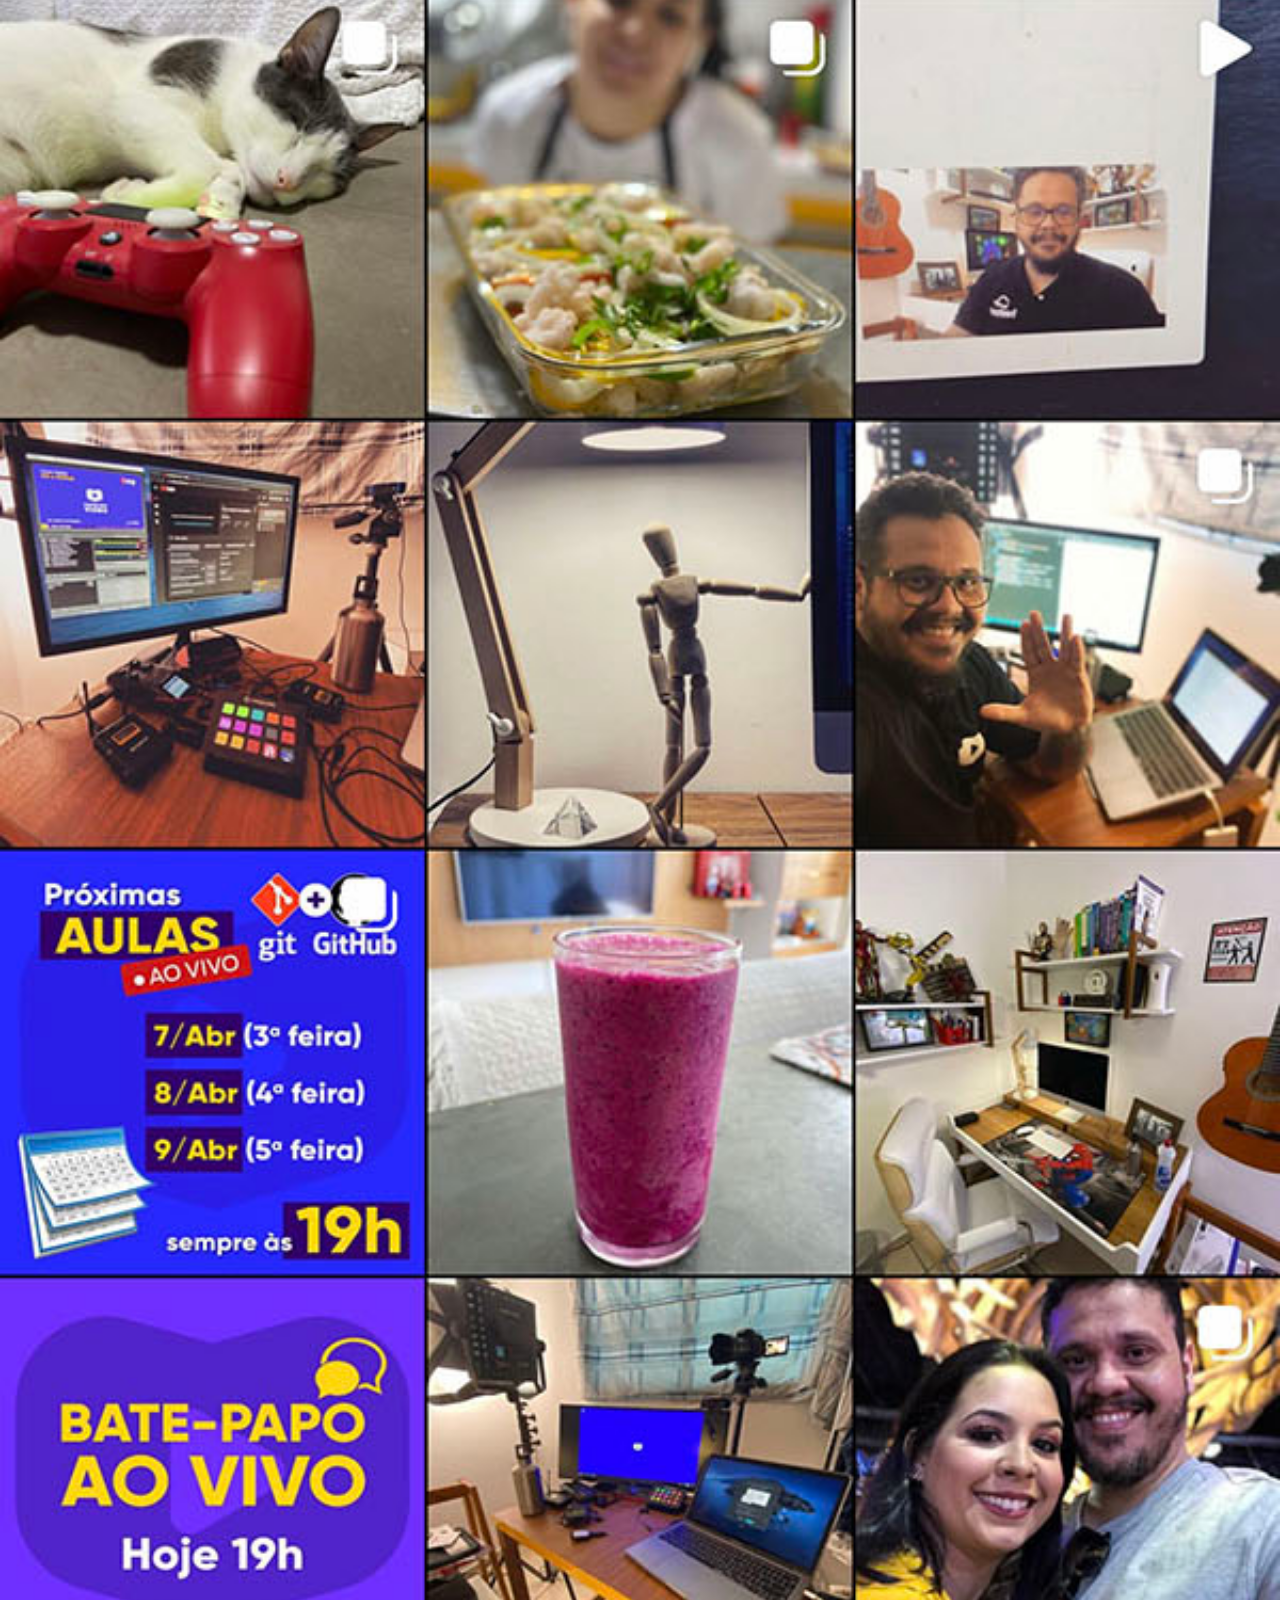
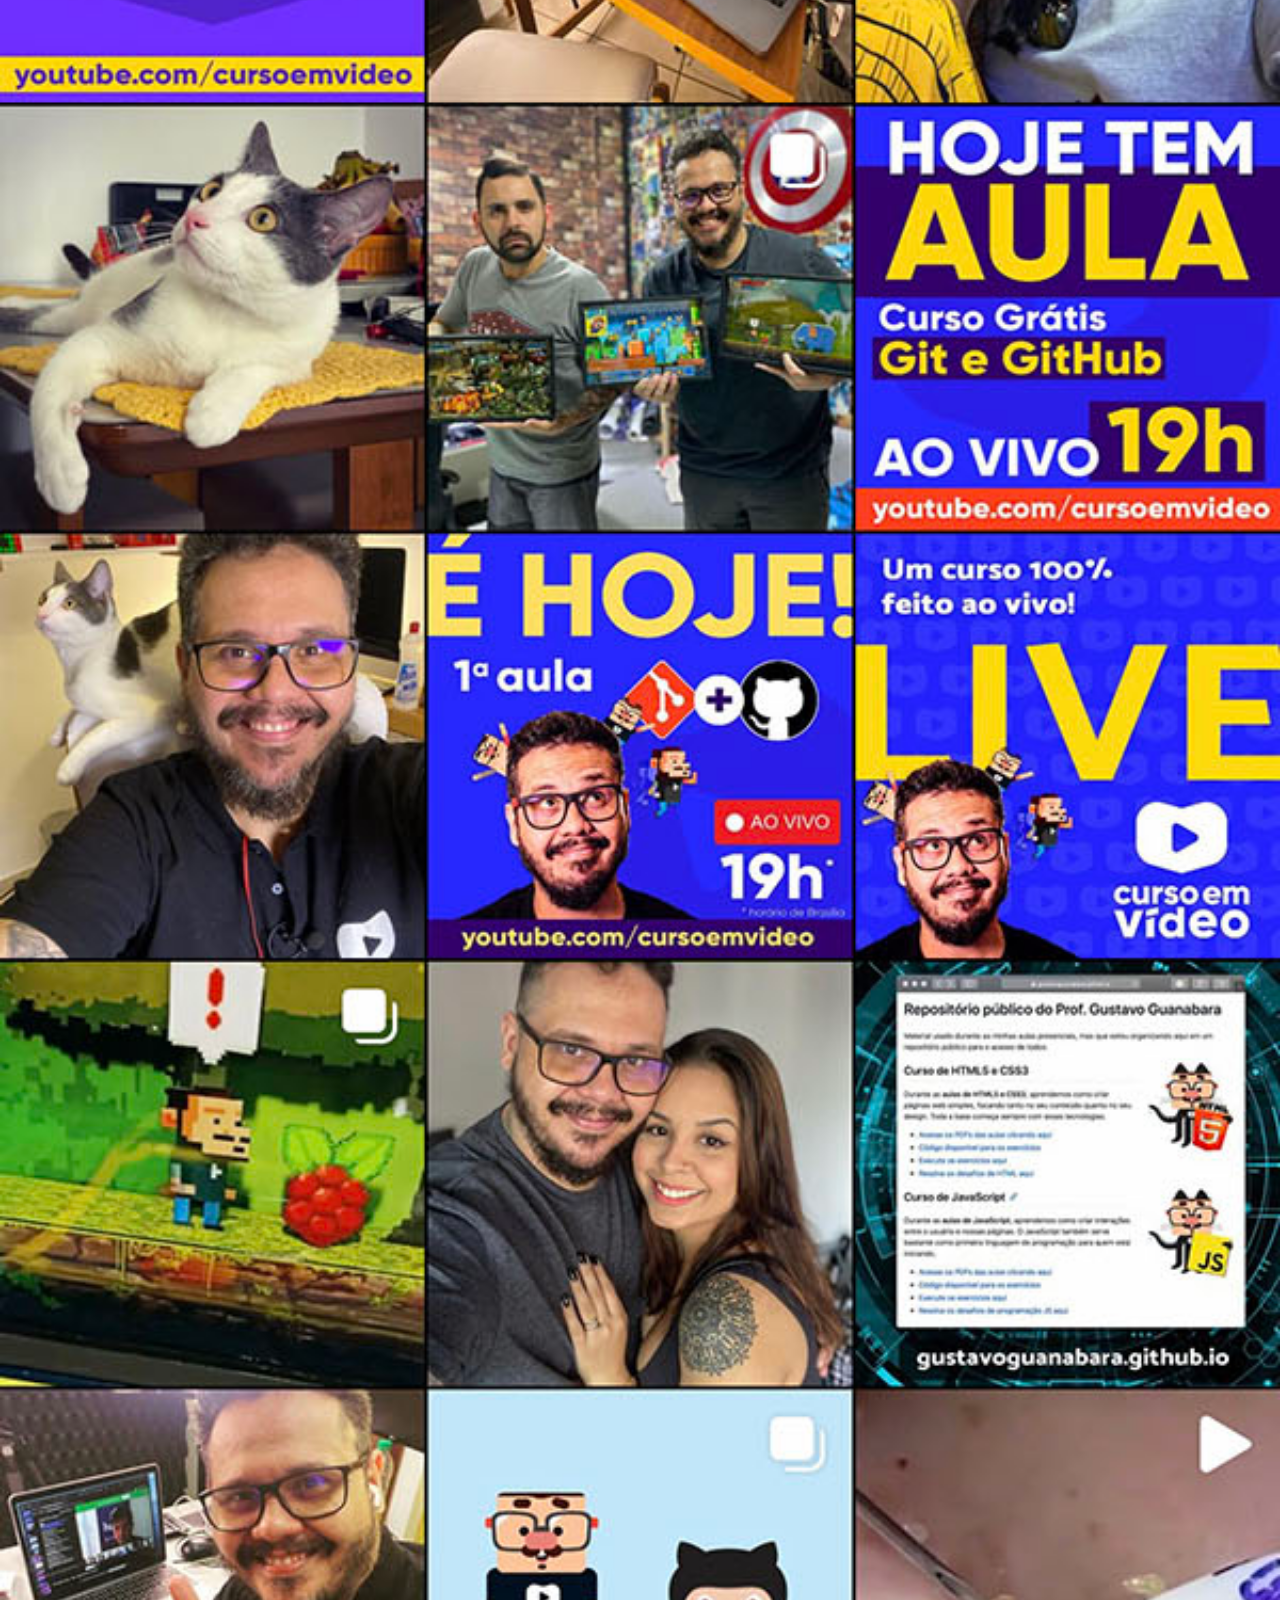
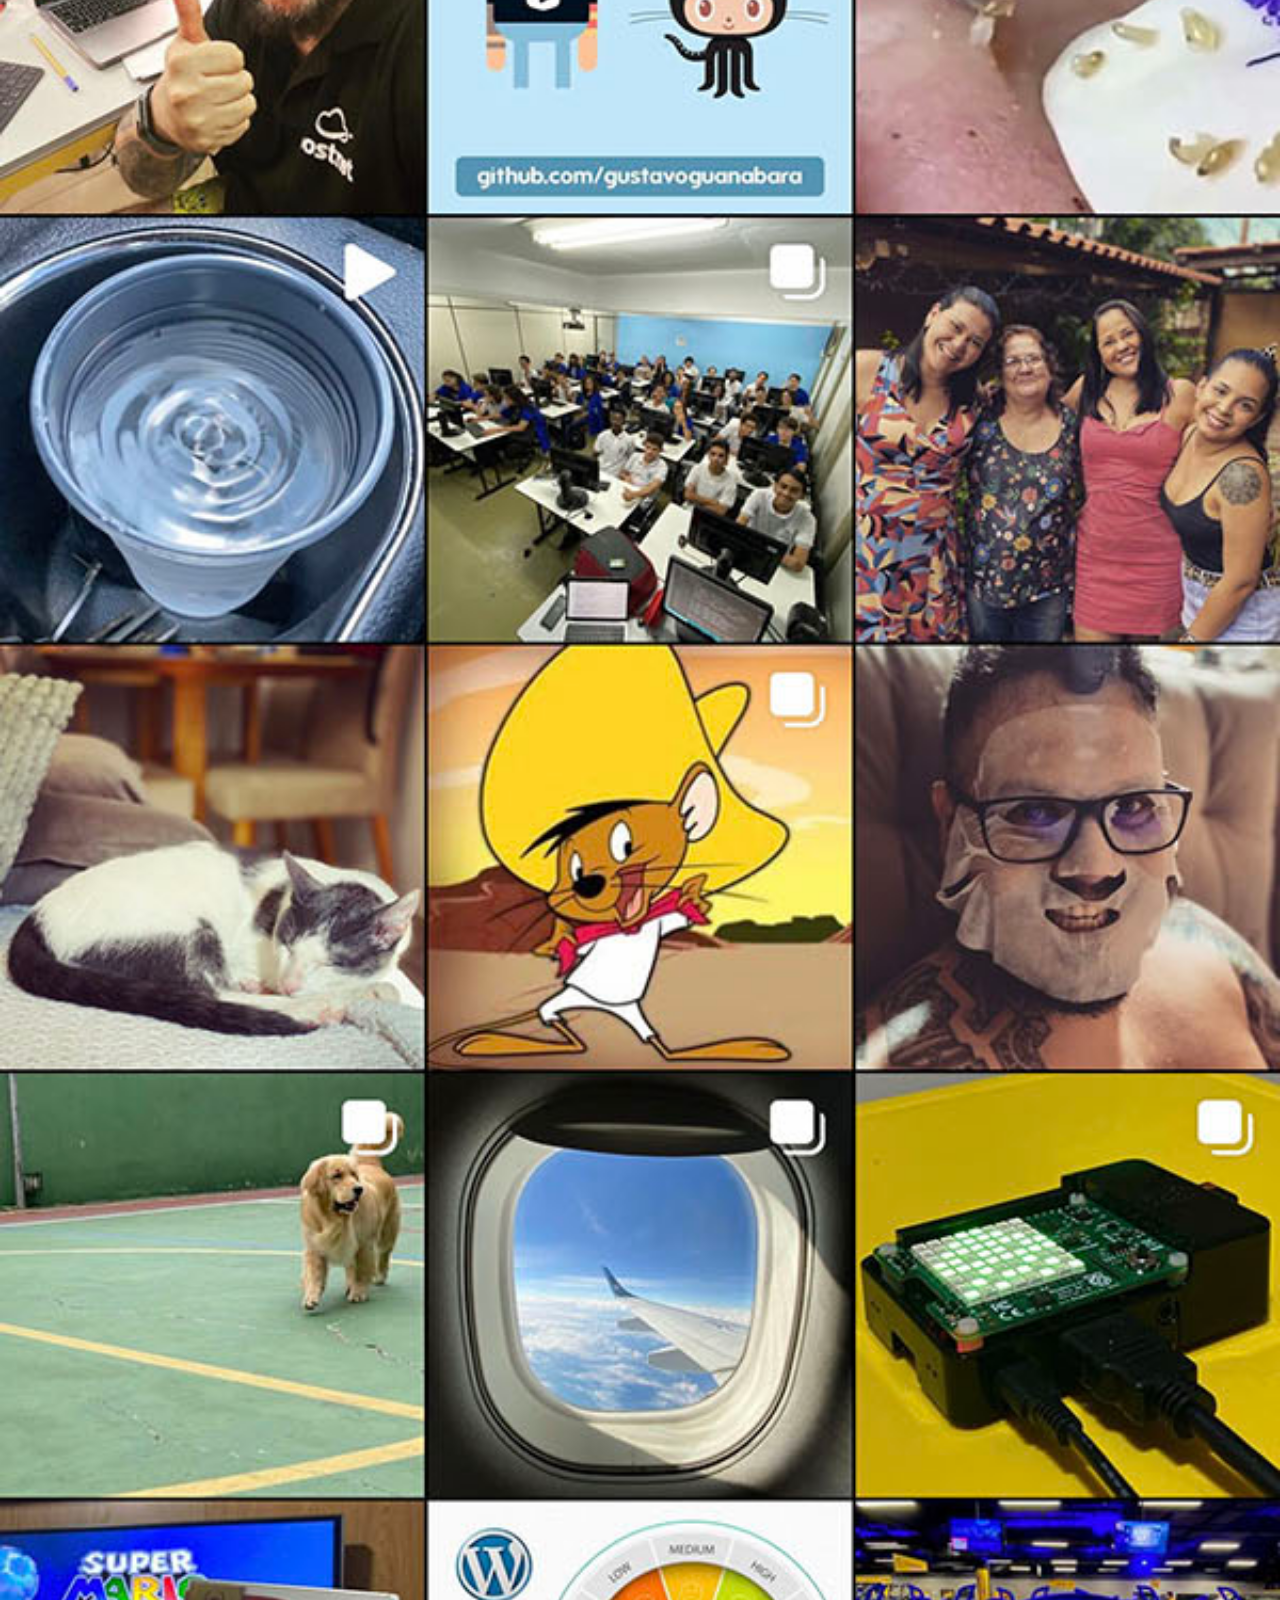
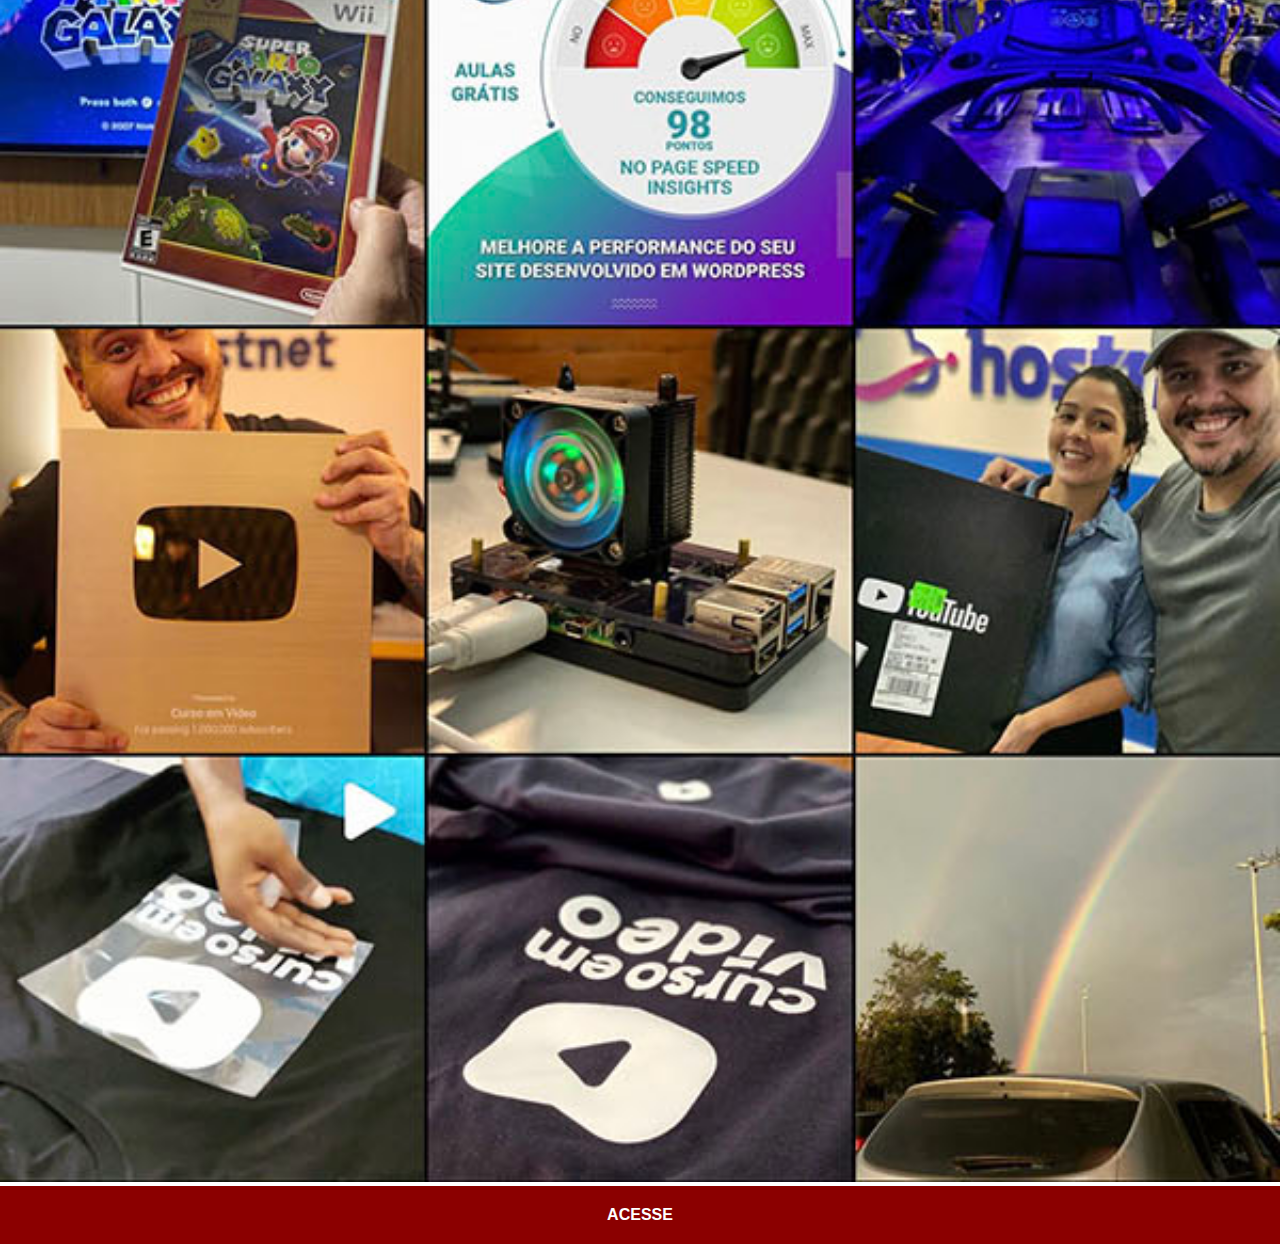
<file: instagram.html>
<!DOCTYPE html>
<html lang="pt-br">
<head>
    <meta charset="UTF-8">
    <meta name="viewport" content="width=device-width, initial-scale=1.0">
    <title>Instagram</title>
    <link rel="stylesheet" href="style/social.css">
</head>
<body>
    <img src="images/tela-instagram.jpg" alt="Instagram">
    <a href="https://www.instagram.com/gustavoguanabara/?hl=pt" target="_blank">ACESSE</a>
</body>
</html>
</file>
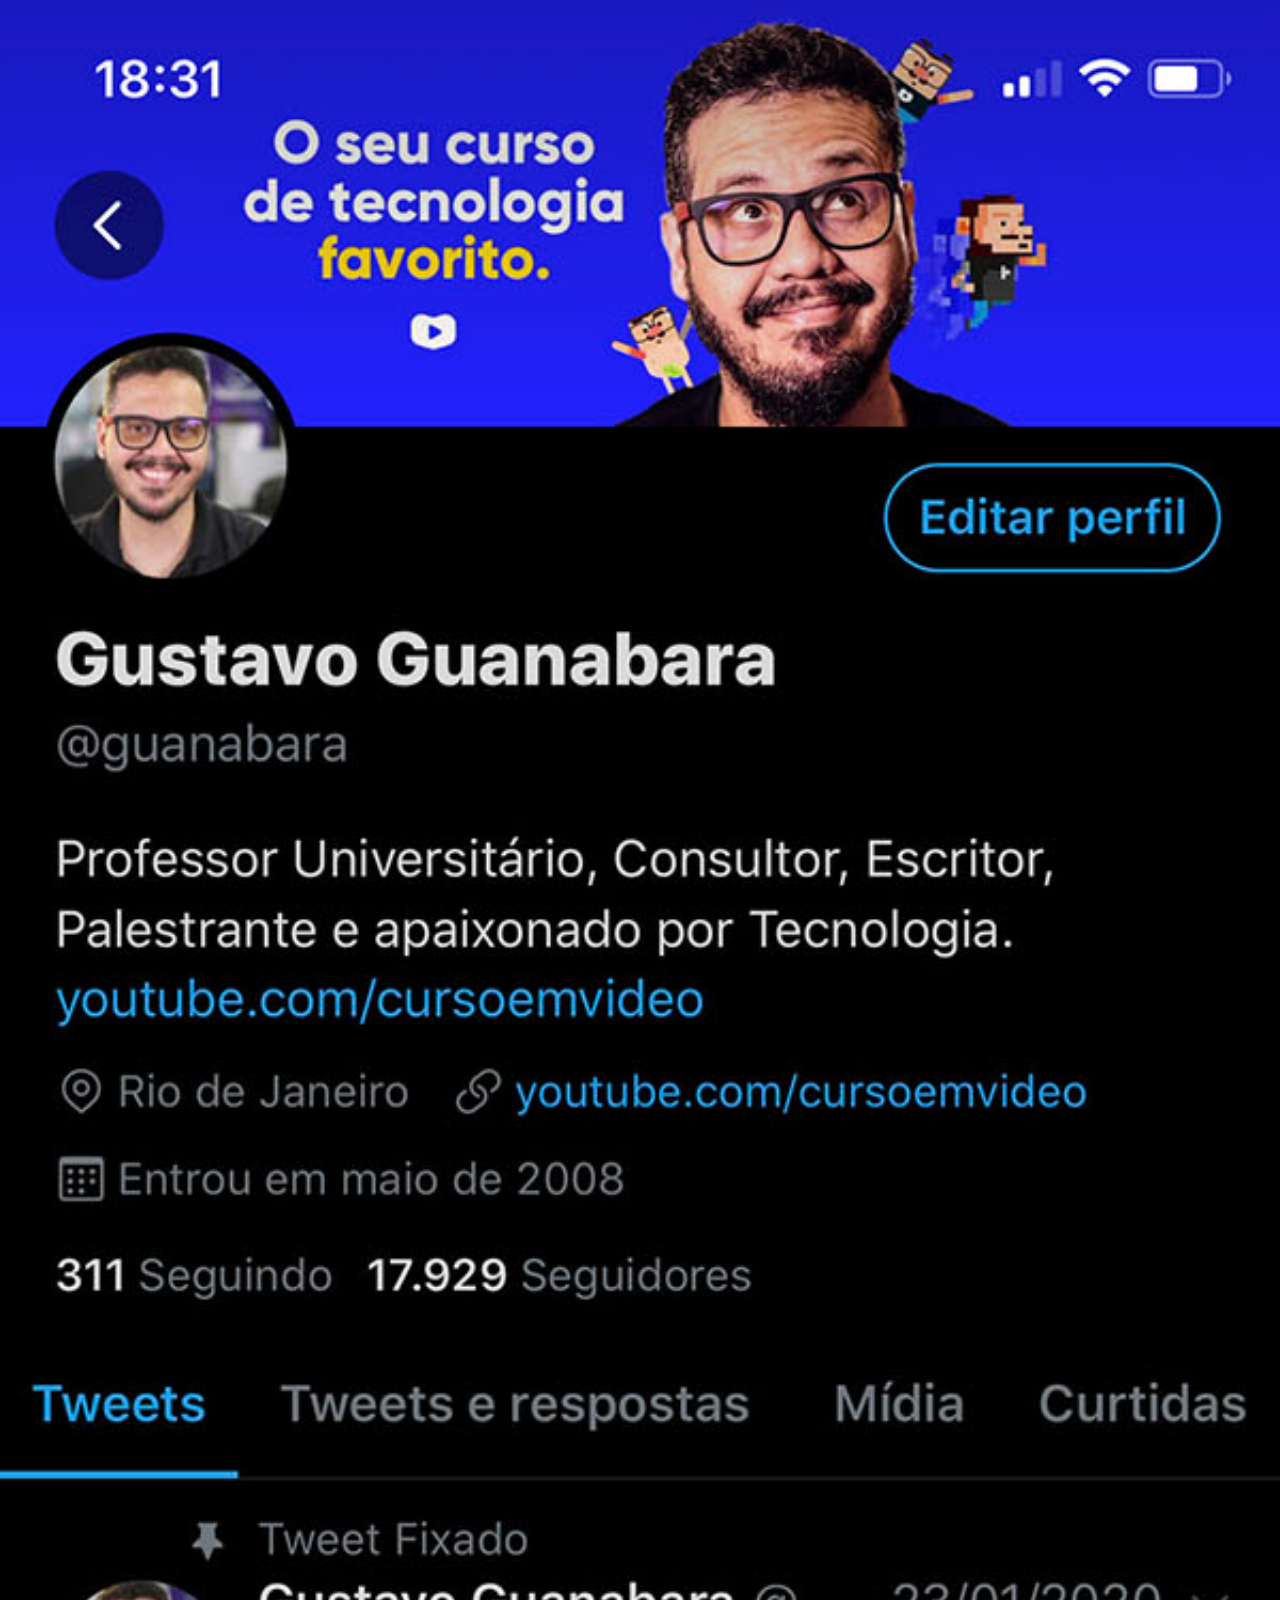
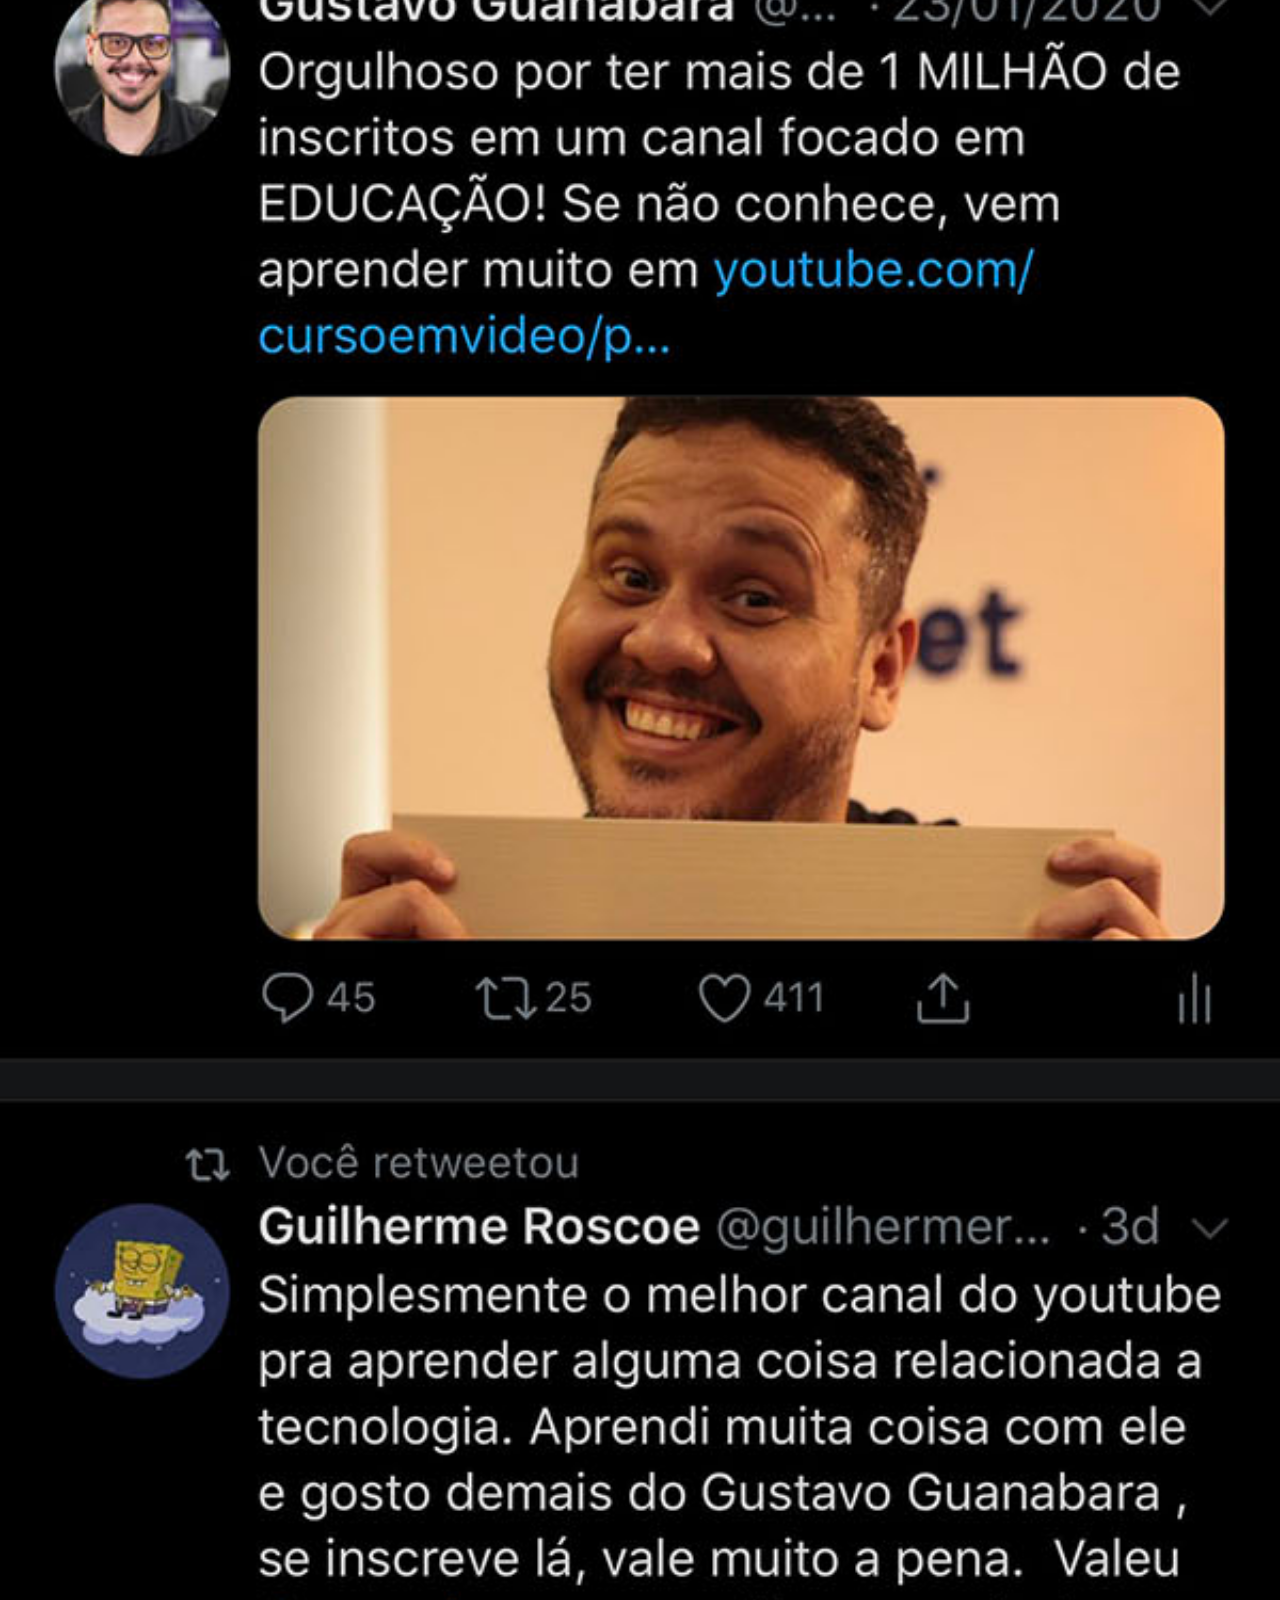
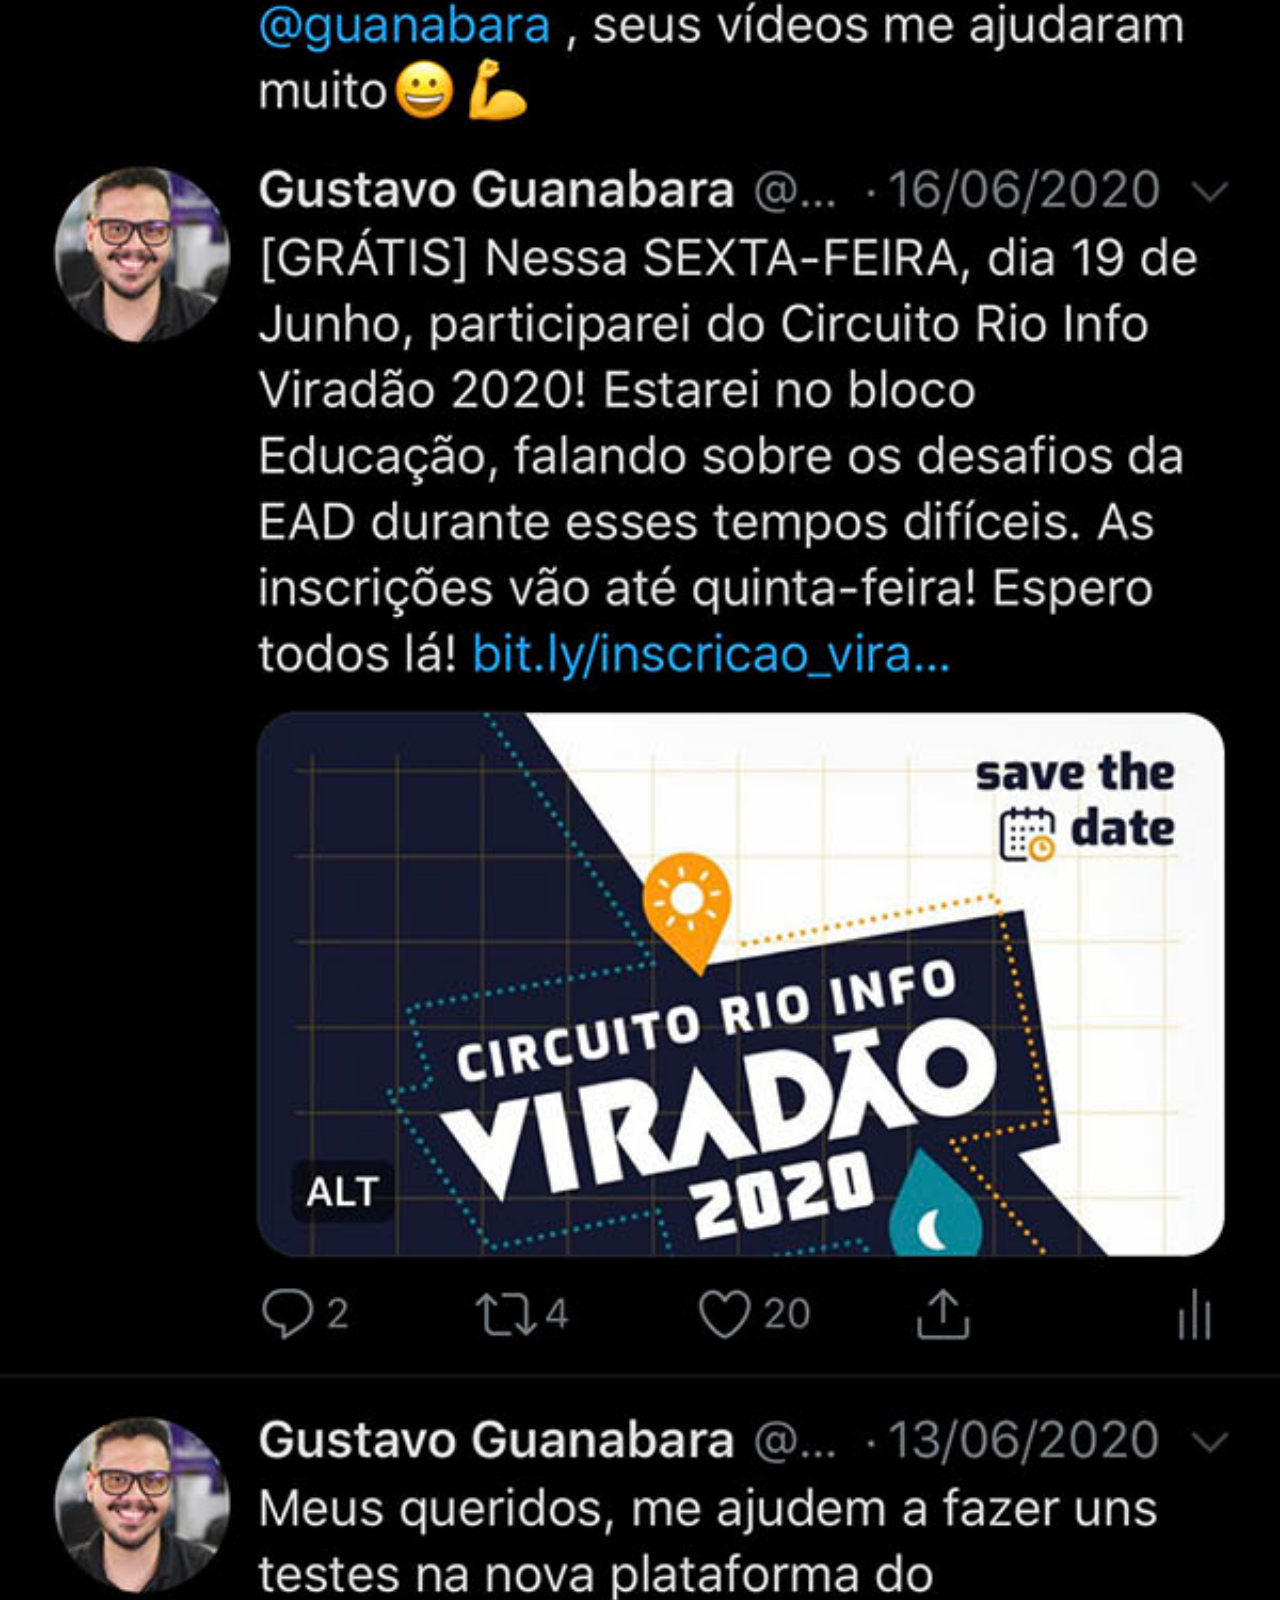
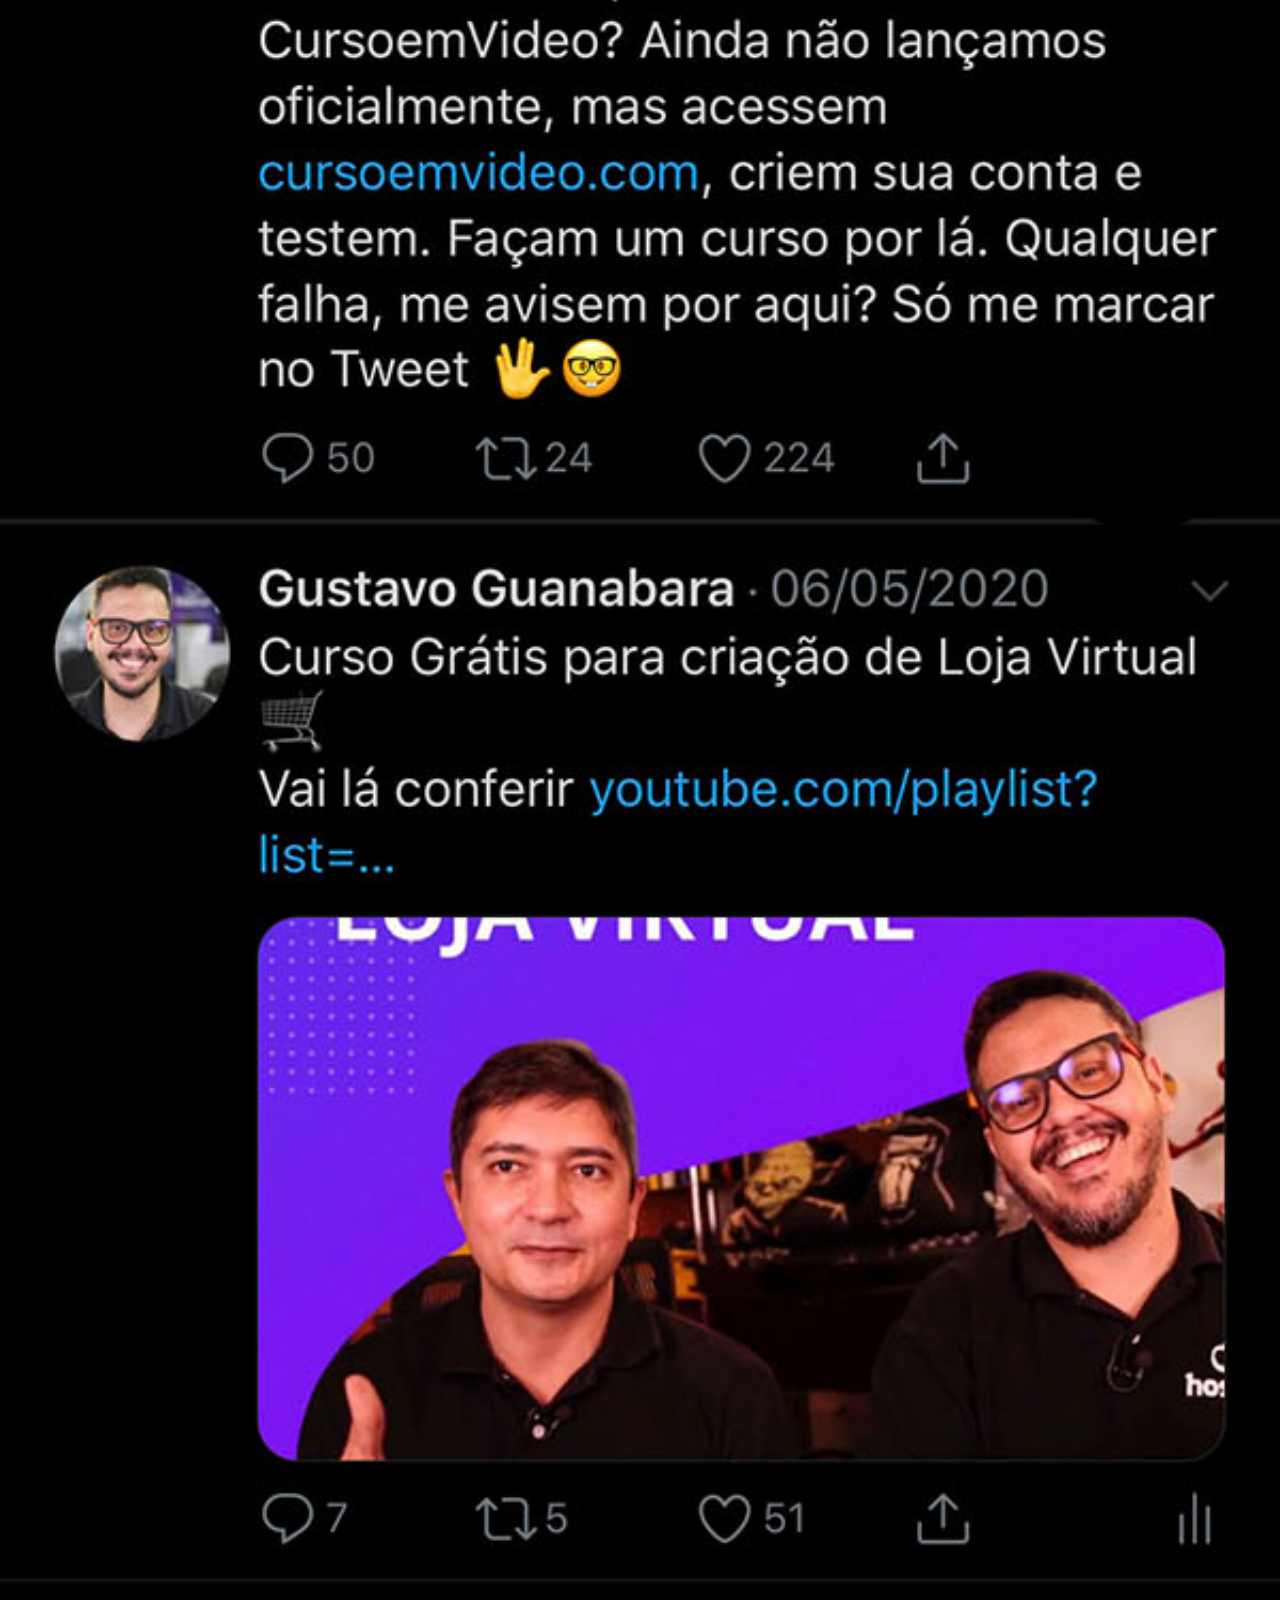
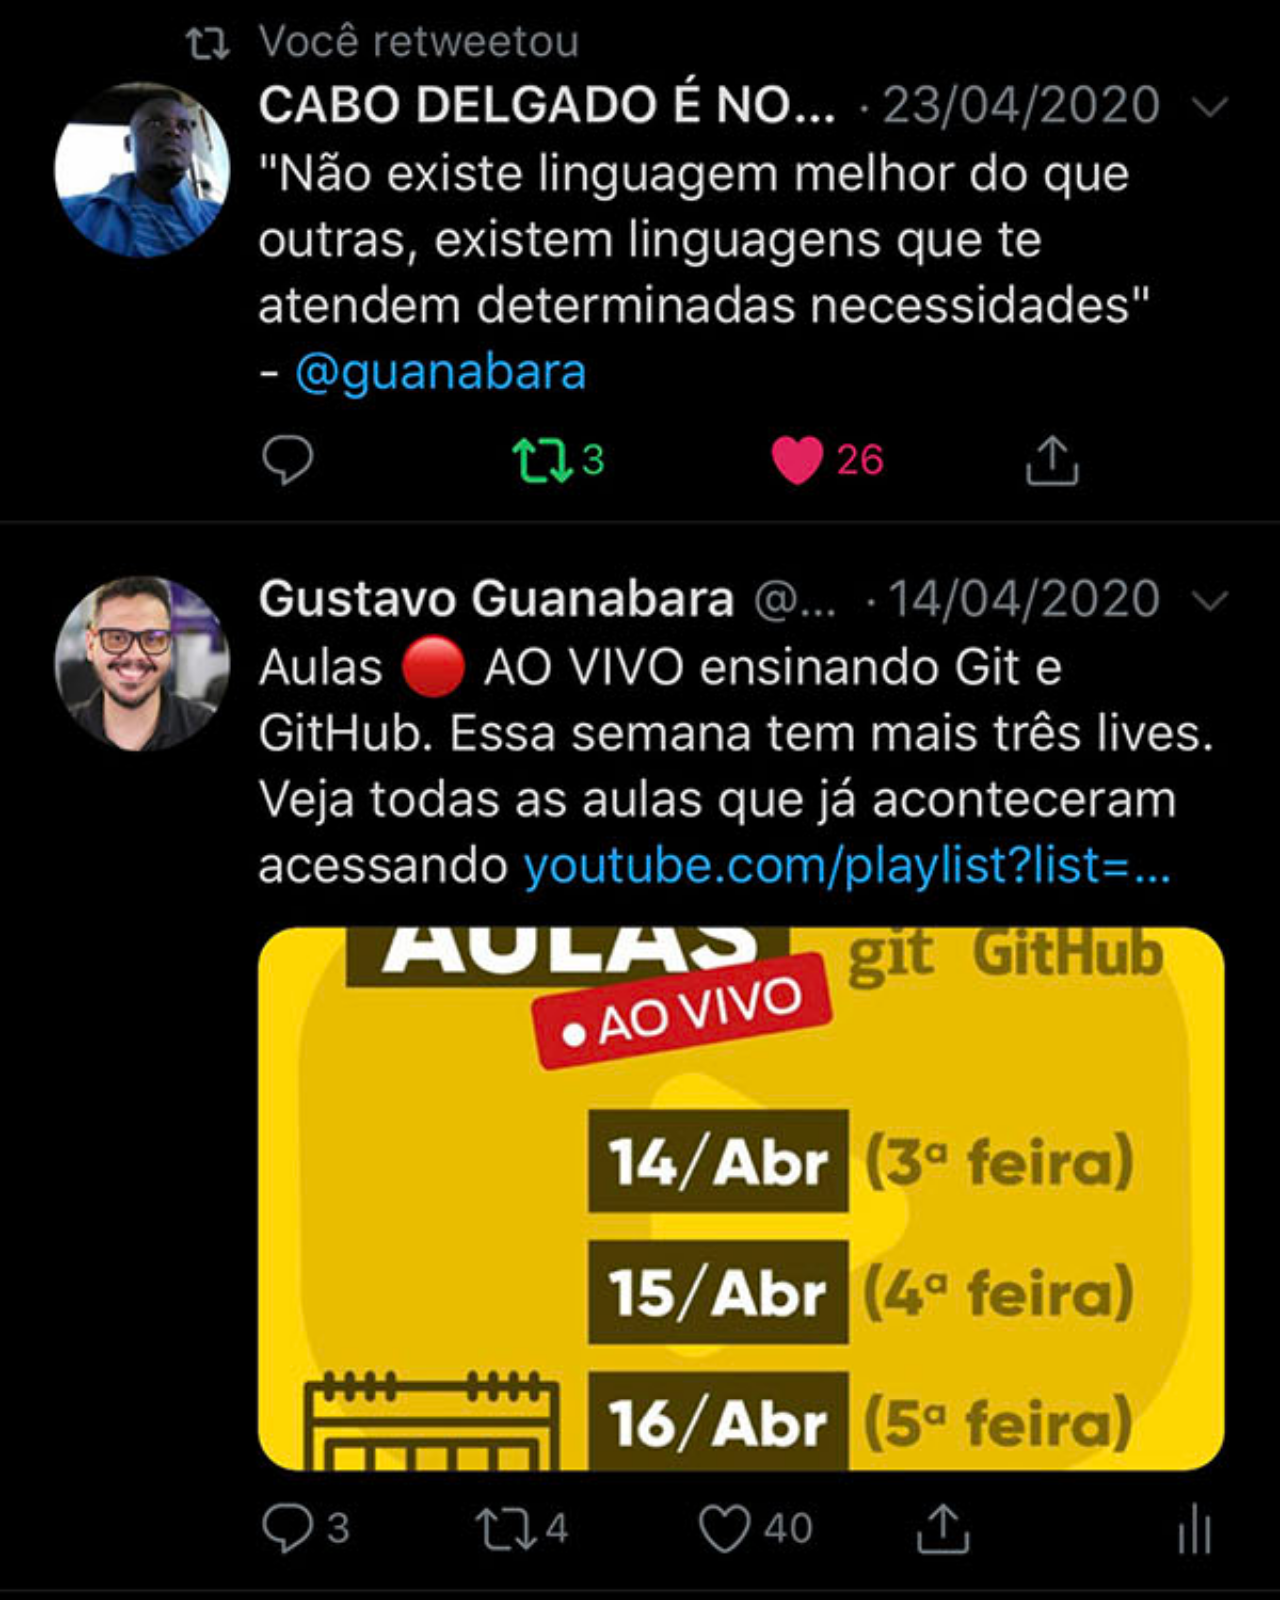
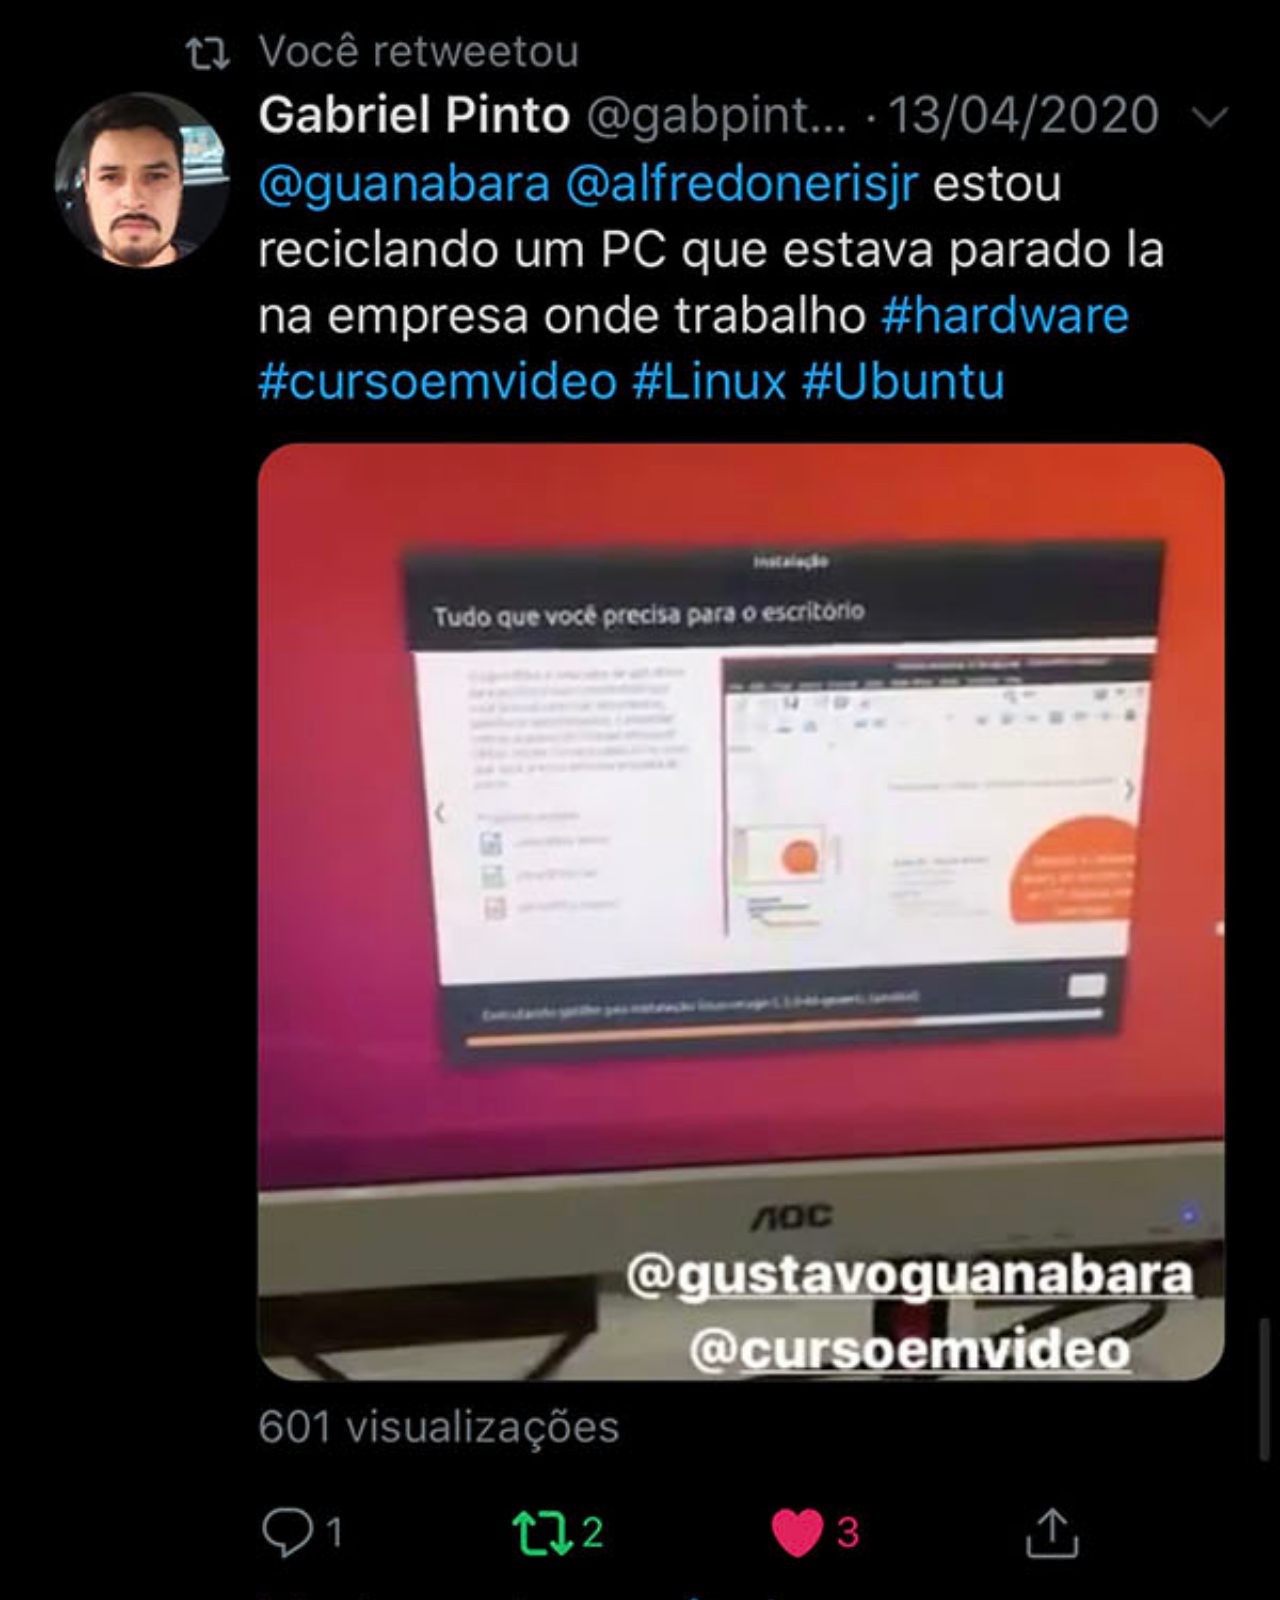
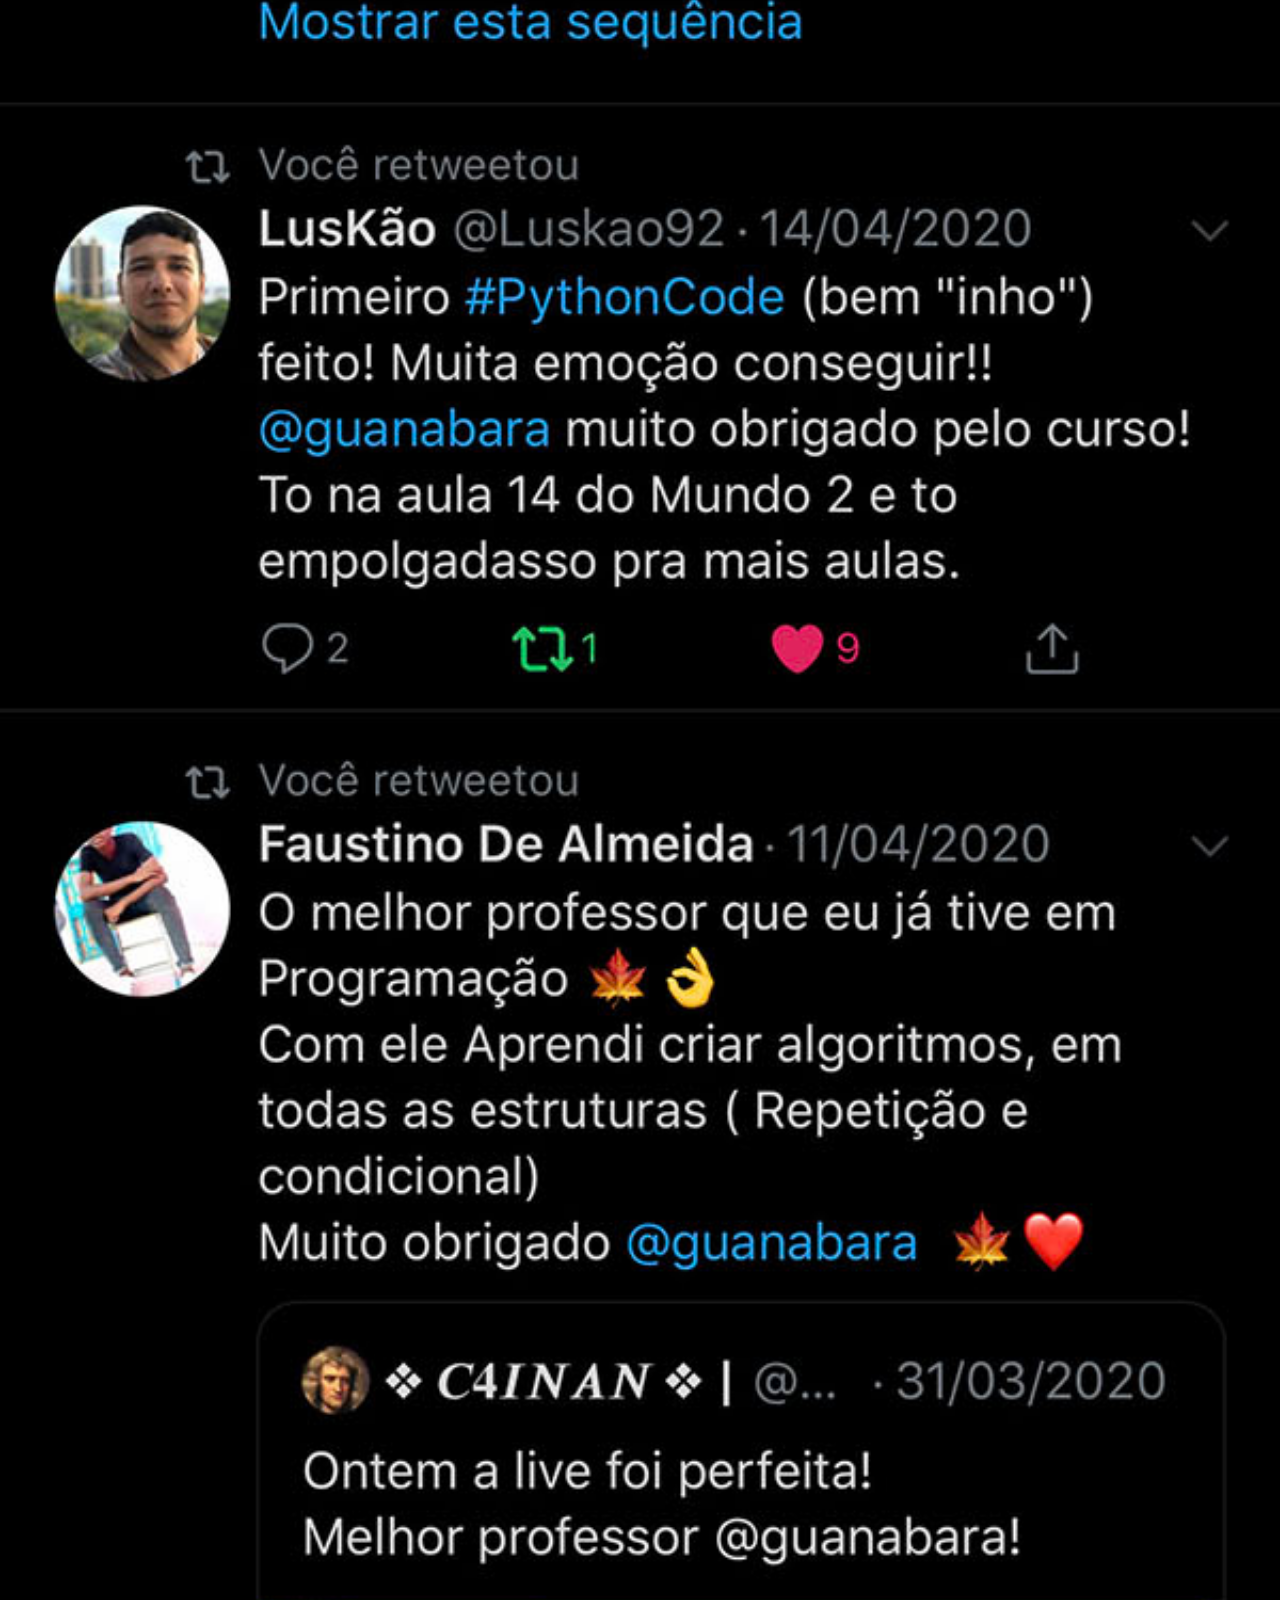
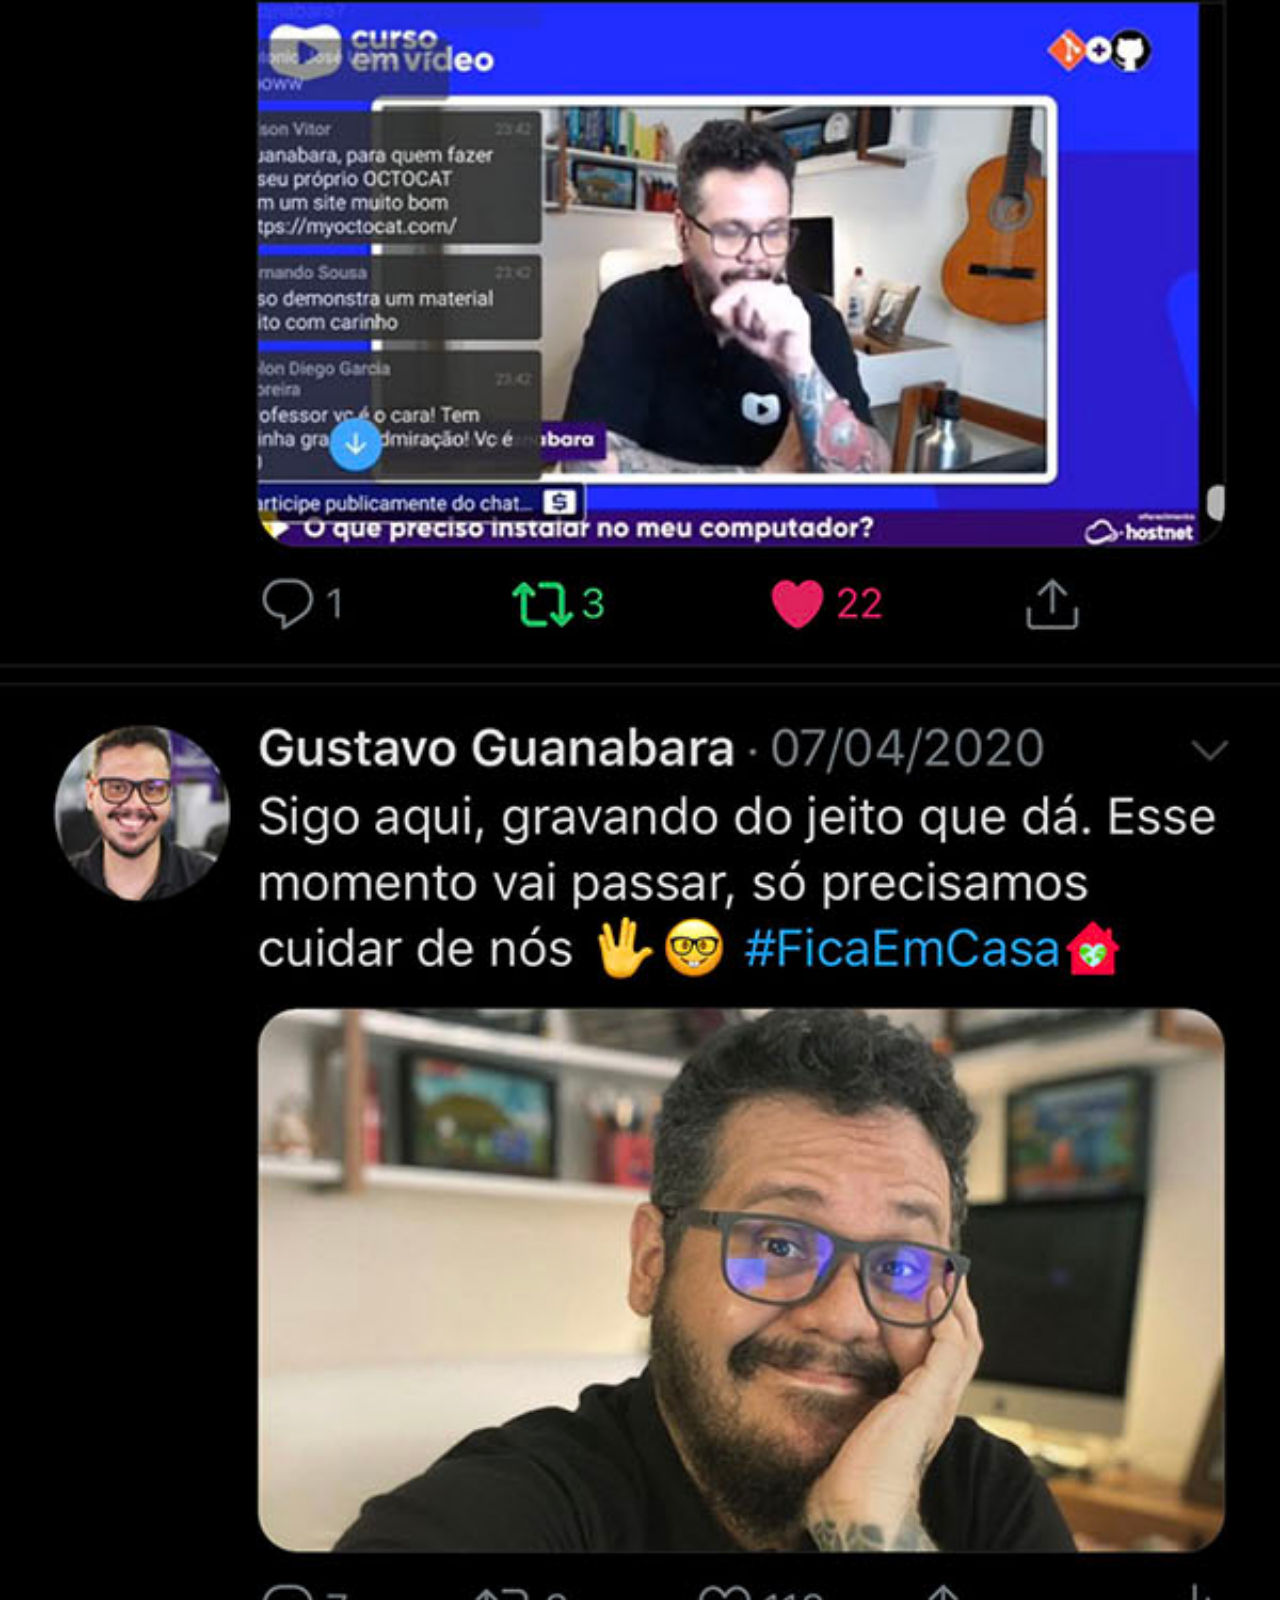
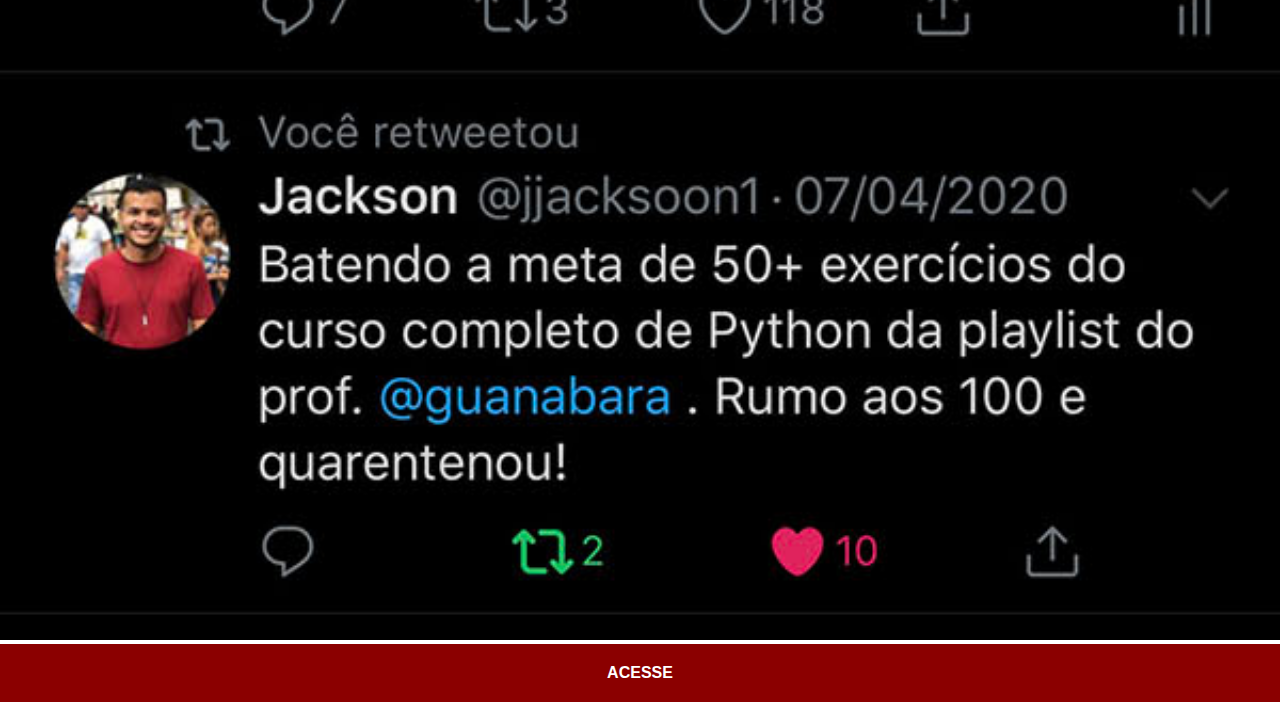
<file: twitter.html>
<!DOCTYPE html>
<html lang="pt-br">
<head>
    <meta charset="UTF-8">
    <meta name="viewport" content="width=device-width, initial-scale=1.0">
    <title>Twitter</title>
    <link rel="stylesheet" href="style/social.css">
</head>
<body>
    <img src="images/tela-twitter.jpg" alt="Twitter">
    <a href="https://x.com/guanabara" target="_blank">ACESSE</a>
</body>
</html>
</file>
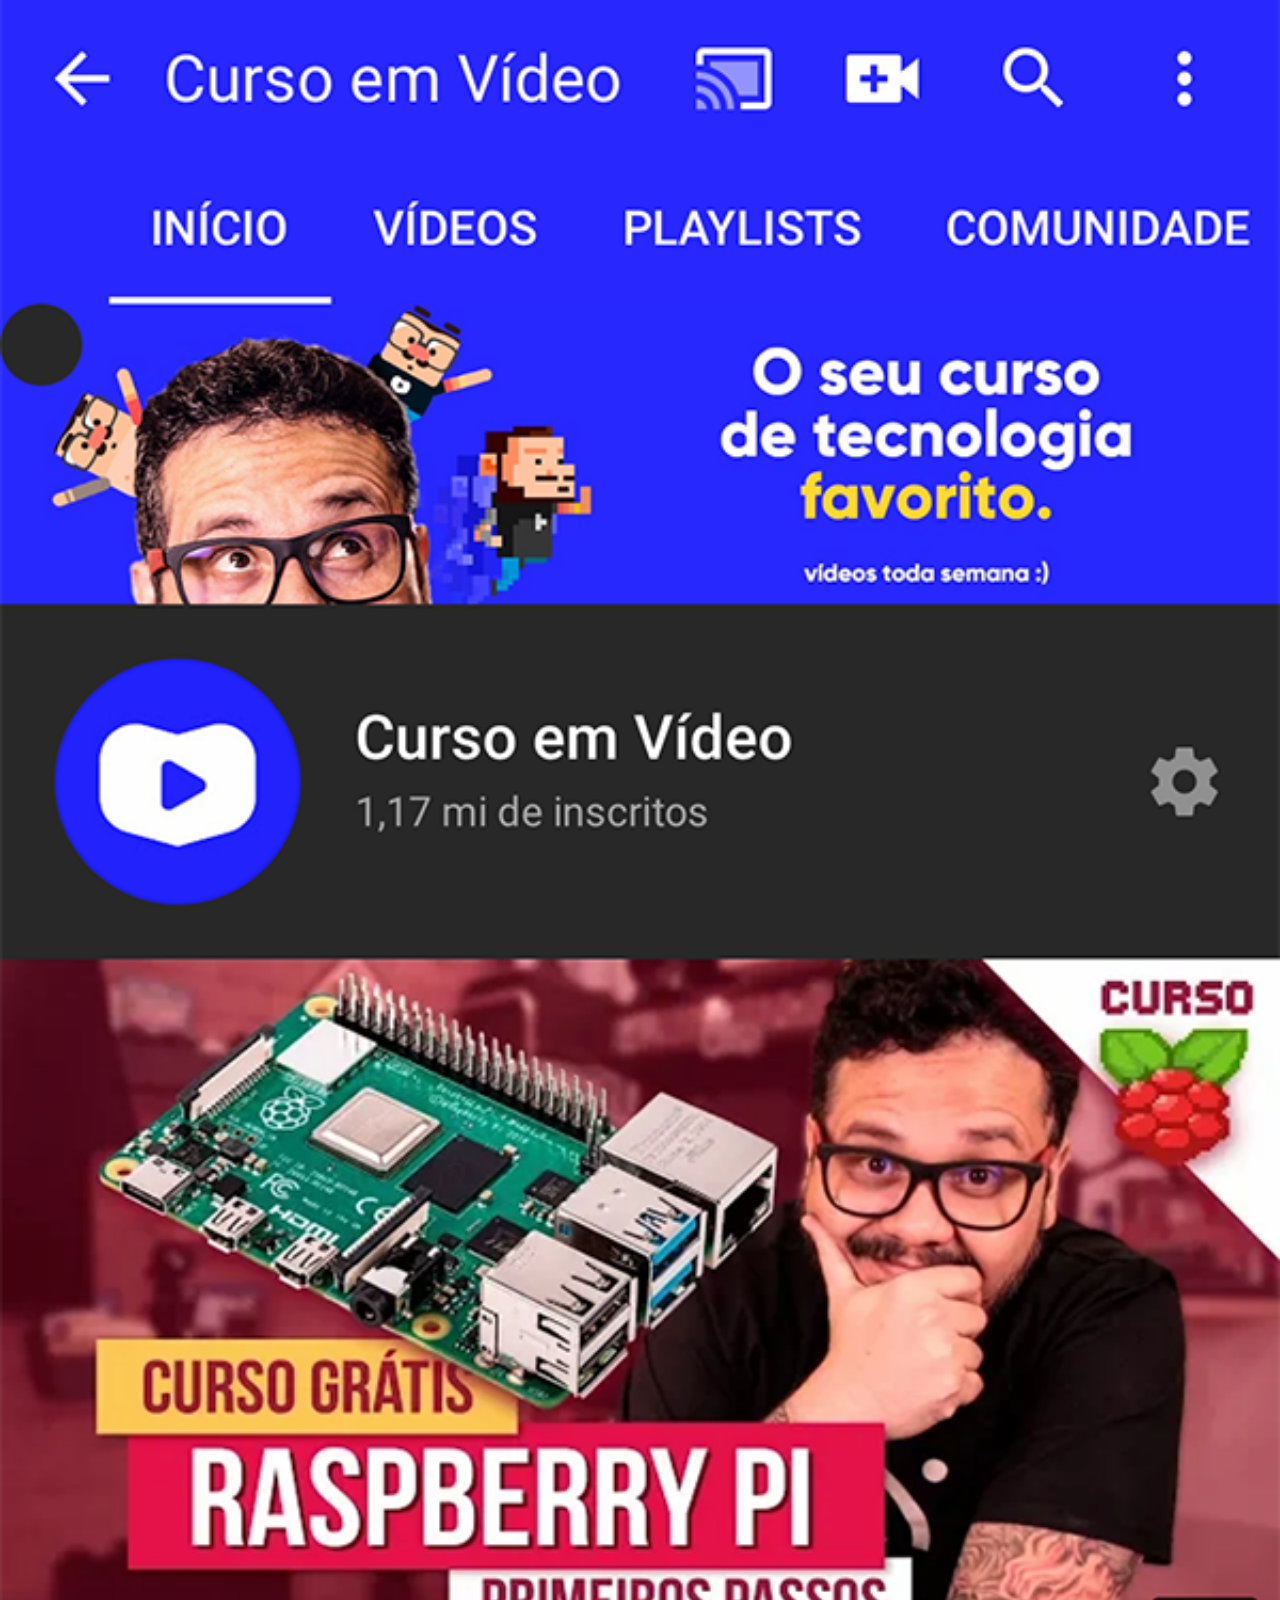
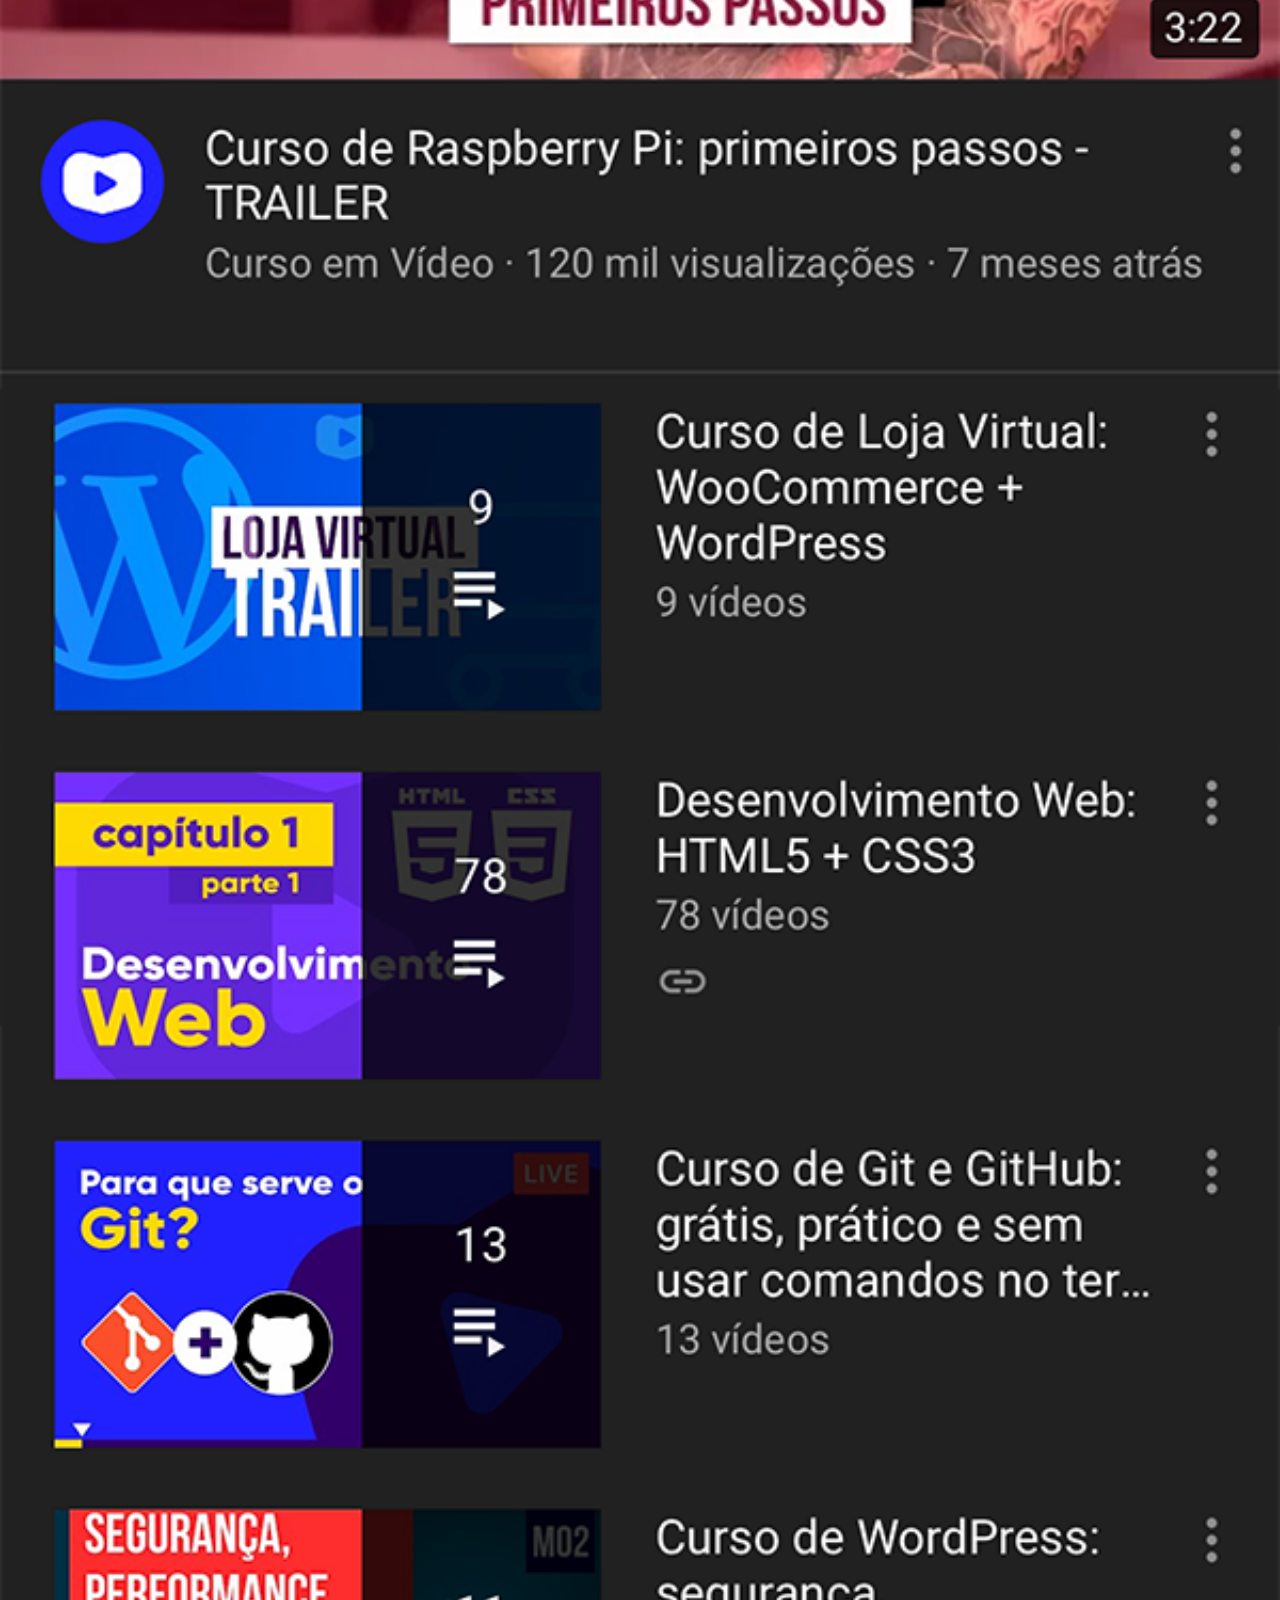
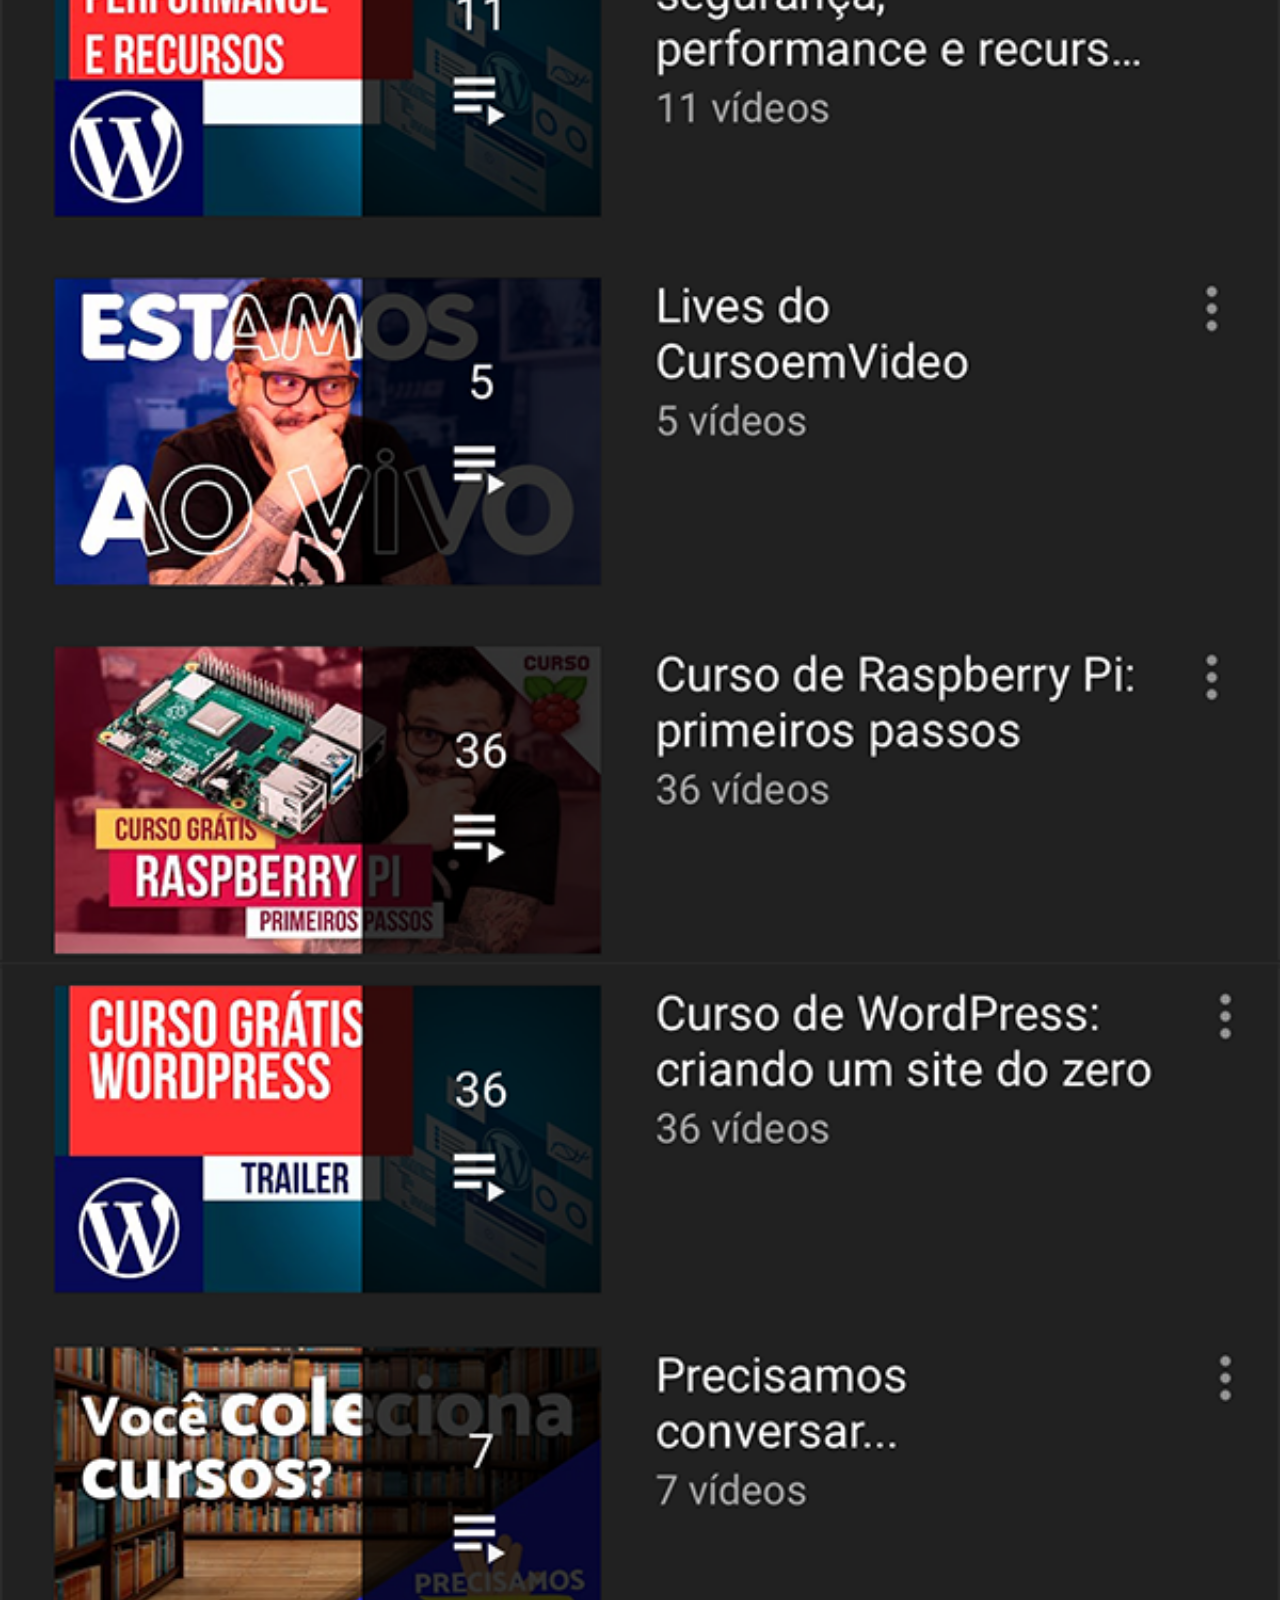
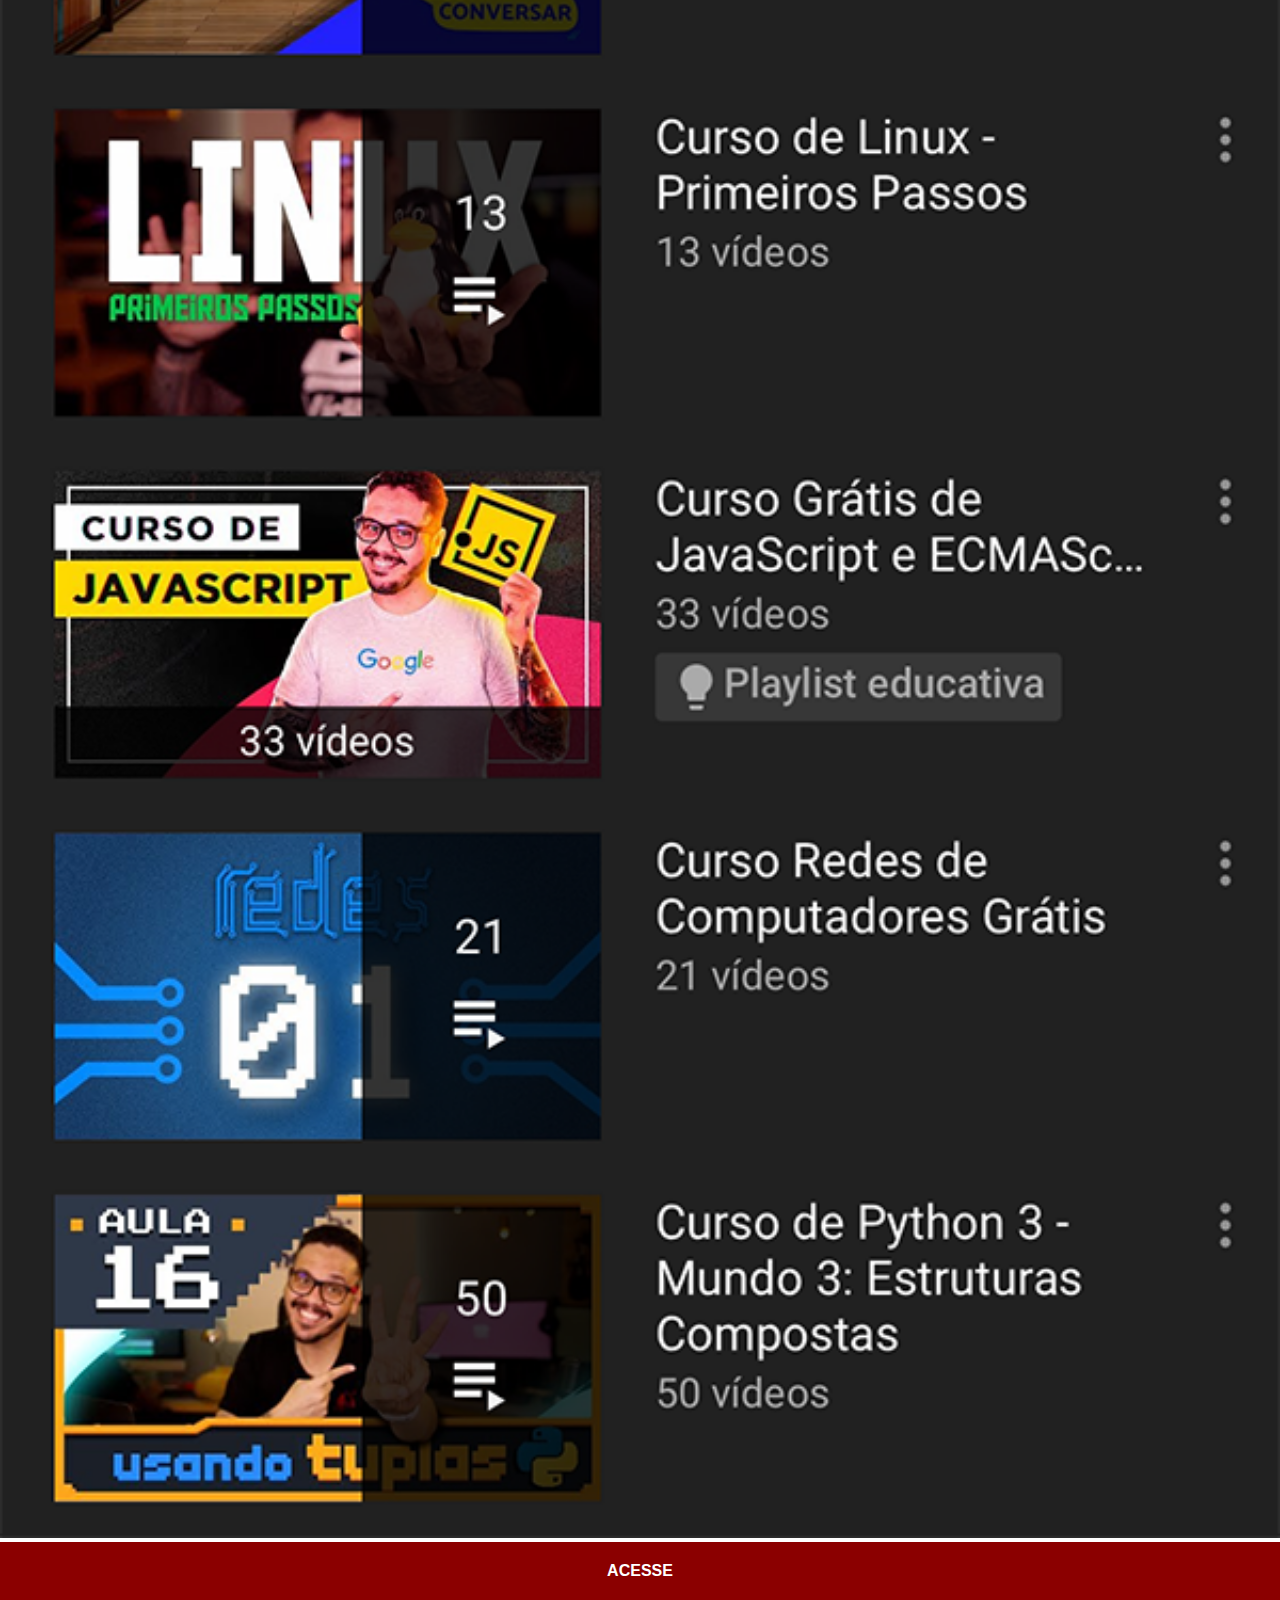
<file: youtube.html>
<!DOCTYPE html>
<html lang="pt-br">
<head>
    <meta charset="UTF-8">
    <meta name="viewport" content="width=device-width, initial-scale=1.0">
    <title>Youtube</title>
    <link rel="stylesheet" href="style/social.css">
</head>
<body>
    <img src="images/tela-youtube.png" alt="Youtube">
    <a href="https://www.youtube.com/channel/UCrWvhVmt0Qac3HgsjQK62FQ" target="_blank">ACESSE</a>
</body>
</html>
</file>
<file: style/style.css>
@charset "UTF-8";

* {
    margin: 0px;
    padding: 0px;
    font-family: Arial, Helvetica, sans-serif;
}

html, body {
    height: 100vh;
    width: 100vw;
    background-color: black;
}

body {
    background: url('../images/fundo-madeira.jpg') no-repeat top center;
    background-size: cover;
    background-attachment: fixed;
}

main {
    position: relative;
    height: 100vh;
}

section#telefone {
    position: absolute;
    top: 50%;
    left: 50%;
    transform: translate(-50%, -50%);
    height: 627px;
    width: 311px;
    background: url('../images/frame-iphone.png') no-repeat;
}

iframe#tela {
    position: relative;
    top: 80px;
    left: 22px;
    width: 267px;
    height: 471px;
}

section#redes-sociais {
    text-align: right;
}

section#redes-sociais a {
    text-decoration: none;
}

section#redes-sociais img {
    width: 50px;
    margin: 10px;
    border-radius: 50%;
    box-shadow: 2px 2px 5px rgba(0, 0, 0, 0.400);
    box-sizing: border-box;
}

section#redes-sociais img:hover {
    border: 2px solid rgba(255, 255, 255, 0.607);
    transform: translate(-3px, -3px);
    box-shadow: 5px 5px 10px rgba(0, 0, 0, 0.603);
    transition: transform .3s;
}
</file>
<file: style/social.css>
* {
    margin: 0px;
    padding: 0px;
    font-family: Arial, Helvetica, sans-serif;
}

::-webkit-scrollbar {
    width: 0px;
    height: 0px;
}

img {
    width: 100vw;
}

a {
    display: block;
    background-color: darkred;
    padding: 20px;
    text-align: center;
    font-weight: bolder;
    text-decoration: none;
    color: white;
}

a:hover {
    background-color: red;
}
</file>
